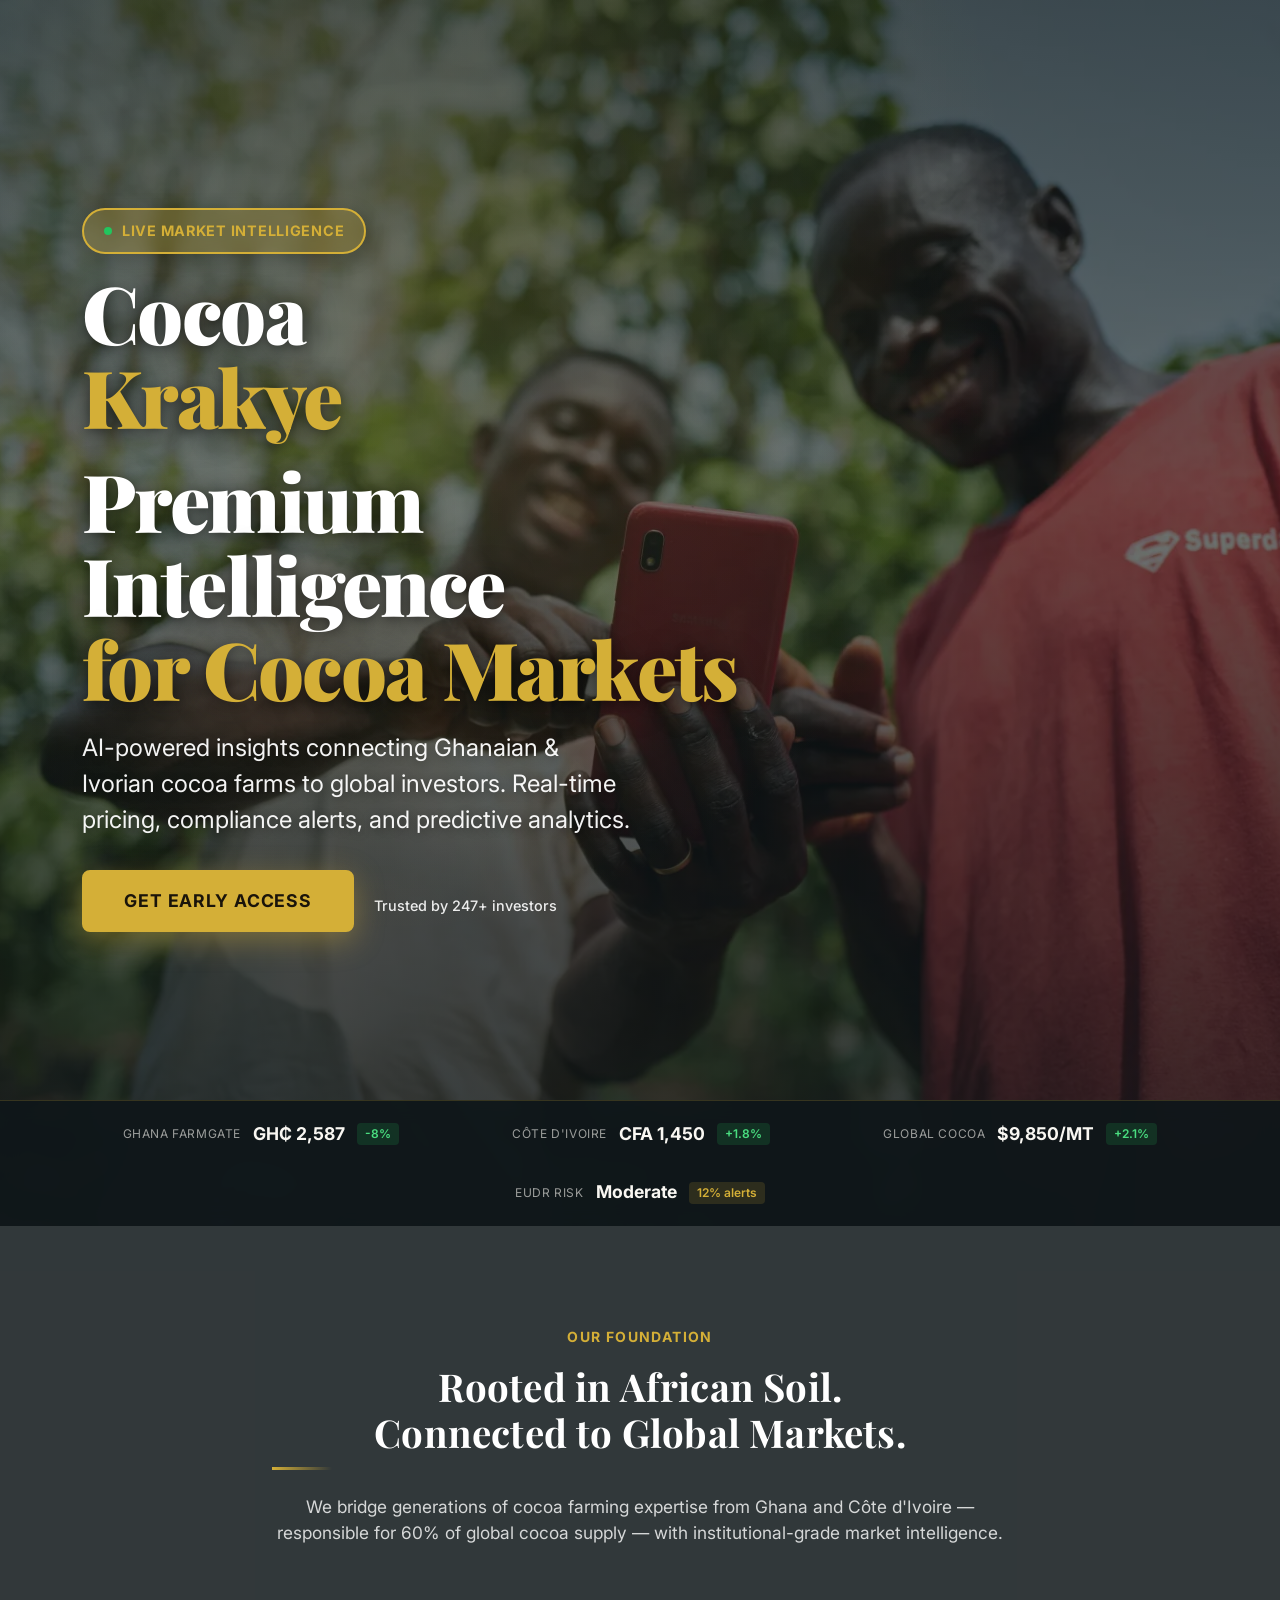
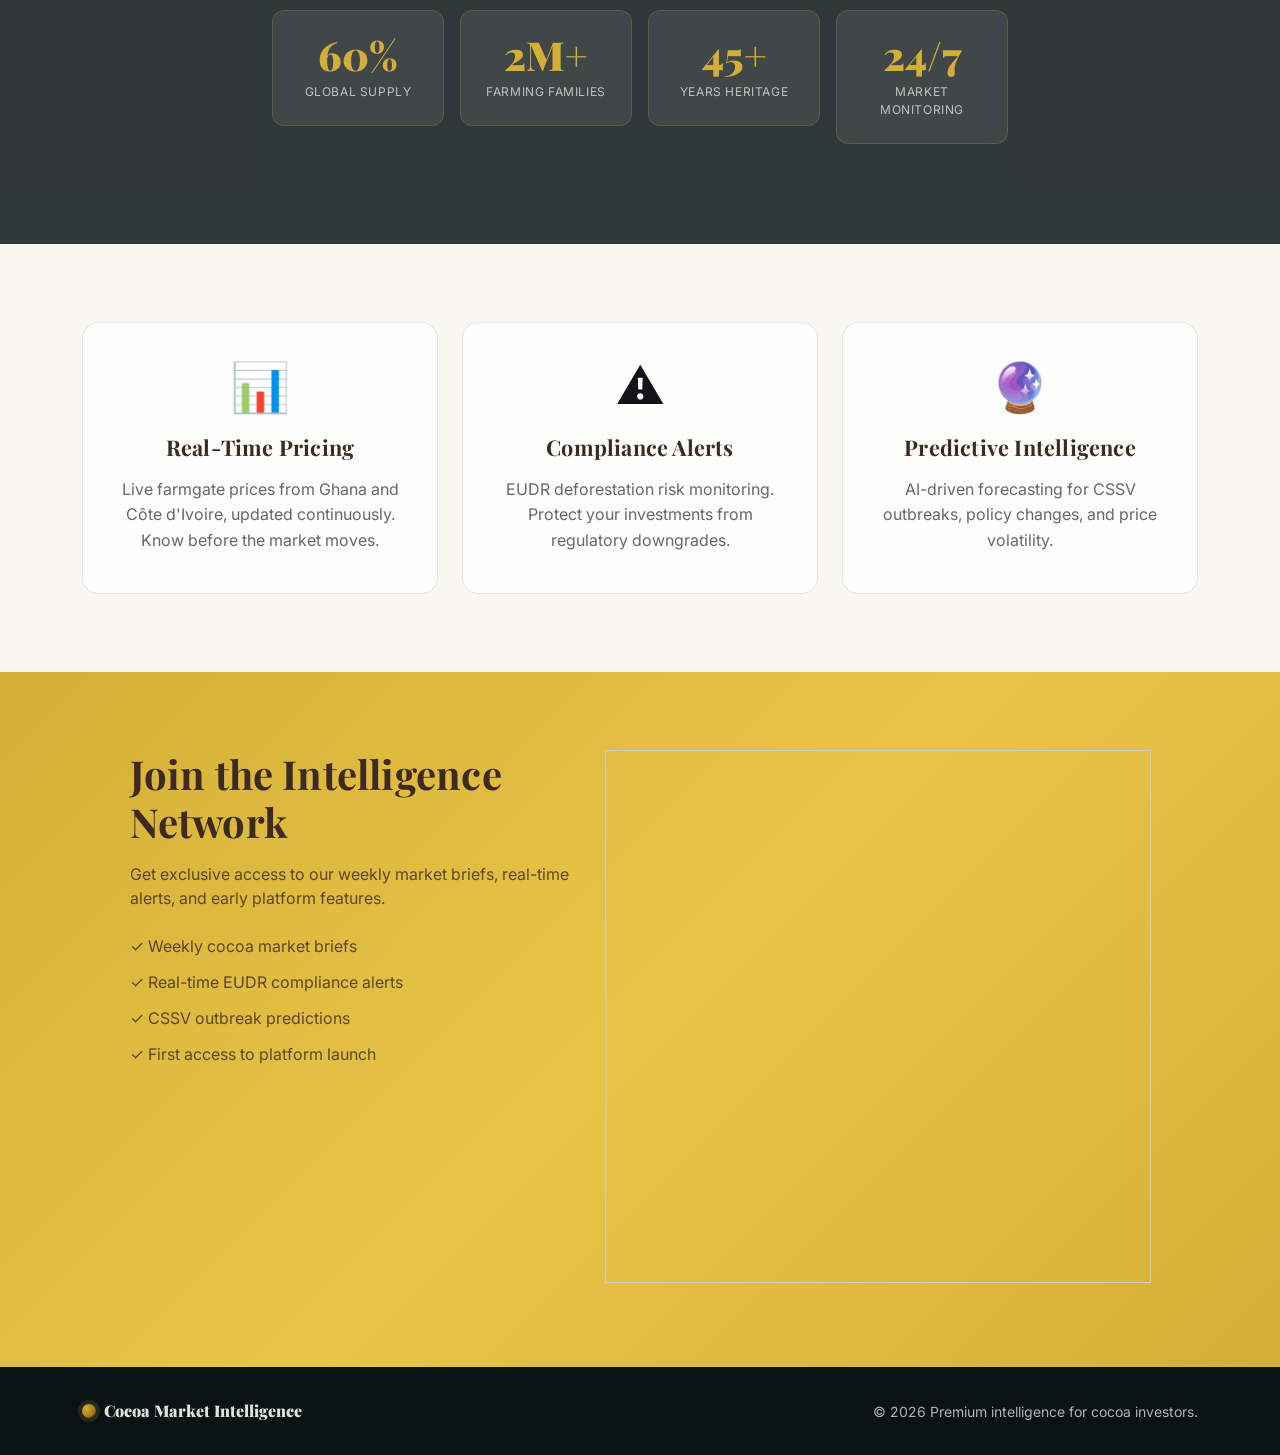
<file: index.html>
<!doctype html>
<html lang="en">
  <head>
    <meta charset="utf-8" />
    <meta name="viewport" content="width=device-width, initial-scale=1" />
    <title>Cocoa Krakye</title>
    <link rel="preconnect" href="https://fonts.googleapis.com" />
    <link rel="preconnect" href="https://fonts.gstatic.com" crossorigin />
    <link href="https://fonts.googleapis.com/css2?family=Playfair+Display:wght@600;700;900&family=Inter:wght@400;500;600;700&display=swap" rel="stylesheet" />

    <link href="https://cdn.jsdelivr.net/npm/bootstrap@5.3.3/dist/css/bootstrap.min.css" rel="stylesheet" integrity="sha384-QWTKZyjpPEjISv5WaRU9OFeRpok6YctnYmDr5pNlyT2bRjXh0JMhjY6hW+ALEwIH" crossorigin="anonymous" />
    <link rel="stylesheet" href="./styles.css" />

    <meta name="description" content="AI-driven cocoa market intelligence connecting African farming heritage with global markets. Premium insights for investors and exporters." />
    <meta name="theme-color" content="#3D2B1F" />
  </head>

  <body class="landing-page">
    <!-- Hero Section - Full Image Background -->
    <header class="hero-full" style="background-image: url('./assets/images/digital payments - sustainable cocoa farming.jpg.webp');">
      <div class="hero-full-overlay"></div>
      
      <div class="container hero-full-content">
        <div class="row align-items-end min-vh-100 pb-5">
          <div class="col-12 col-lg-8">
            <div class="hero-badge mb-3">

             


              <span class="live-dot"></span>
              Live Market Intelligence
            </div>
            
            <h1 class="hero-full-title">
              Cocoa<br/>
              <span class="text-gold">Krakye</span>
            </h1>
            
            <h1 class="hero-full-title">
              Premium Intelligence<br/>
              <span class="text-gold">for Cocoa Markets</span>
            </h1>
            
            <p class="hero-full-lead">
              AI-powered insights connecting Ghanaian & Ivorian cocoa farms to global investors. 
              Real-time pricing, compliance alerts, and predictive analytics.
            </p>

            <div class="hero-cta-group">
              <a href="#join" class="btn btn-gold btn-lg">Get Early Access</a>
              <div class="hero-trust">
                <span class="trust-badge">Trusted by 247+ investors</span>
              </div>
            </div>
          </div>
        </div>
      </div>

      <!-- Ticker Bar -->
      <div class="hero-ticker-bar">
        <div class="container">
          <div class="ticker-scroll">
            <div class="ticker-item">
              <span class="ticker-name">Ghana Farmgate</span>
              <span class="ticker-price">GH₵ 2,587</span>
              <span class="ticker-trend up">-8%</span>
            </div>
            <div class="ticker-item">
              <span class="ticker-name">Côte d'Ivoire</span>
              <span class="ticker-price">CFA 1,450</span>
              <span class="ticker-trend up">+1.8%</span>
            </div>
            <div class="ticker-item">
              <span class="ticker-name">Global Cocoa</span>
              <span class="ticker-price">$9,850/MT</span>
              <span class="ticker-trend up">+2.1%</span>
            </div>
            <div class="ticker-item">
              <span class="ticker-name">EUDR Risk</span>
              <span class="ticker-price">Moderate</span>
              <span class="ticker-trend neutral">12% alerts</span>
            </div>
          </div>
        </div>
      </div>
    </header>

    <main>
      <!-- Foundation Section - Image Background -->
      <section class="section section-dark" id="foundation" style="background-image: url('./assets/images/foundattt.jpg'); background-size: cover; background-position: center;">
        <div class="section-dark-overlay"></div>
        <div class="container position-relative">
          <div class="row justify-content-center">
            <div class="col-12 col-lg-8 text-center">
              <p class="eyebrow-gold mb-3">Our Foundation</p>
              <h2 class="section-title text-white mb-4">Rooted in African Soil.<br/>Connected to Global Markets.</h2>
              <p class="section-lead text-white-80 mb-5">
                We bridge generations of cocoa farming expertise from Ghana and Côte d'Ivoire — 
                responsible for 60% of global cocoa supply — with institutional-grade market intelligence.
              </p>
              
              <div class="foundation-stats row g-3 justify-content-center">
                <div class="col-6 col-md-3">
                  <div class="stat-box">
                    <div class="stat-box-number">60%</div>
                    <div class="stat-box-label">Global Supply</div>
                  </div>
                </div>
                <div class="col-6 col-md-3">
                  <div class="stat-box">
                    <div class="stat-box-number">2M+</div>
                    <div class="stat-box-label">Farming Families</div>
                  </div>
                </div>
                <div class="col-6 col-md-3">
                  <div class="stat-box">
                    <div class="stat-box-number">45+</div>
                    <div class="stat-box-label">Years Heritage</div>
                  </div>
                </div>
                <div class="col-6 col-md-3">
                  <div class="stat-box">
                    <div class="stat-box-number">24/7</div>
                    <div class="stat-box-label">Market Monitoring</div>
                  </div>
                </div>
              </div>
            </div>
          </div>
        </div>
      </section>

      <!-- Intelligence Cards -->
      <section class="section section-cream">
        <div class="container">
          <div class="row g-4">
            <div class="col-12 col-lg-4">
              <div class="intel-card h-100">
                <div class="intel-icon">📊</div>
                <h3 class="intel-title">Real-Time Pricing</h3>
                <p class="intel-text">Live farmgate prices from Ghana and Côte d'Ivoire, updated continuously. Know before the market moves.</p>
              </div>
            </div>
            <div class="col-12 col-lg-4">
              <div class="intel-card h-100">
                <div class="intel-icon">⚠️</div>
                <h3 class="intel-title">Compliance Alerts</h3>
                <p class="intel-text">EUDR deforestation risk monitoring. Protect your investments from regulatory downgrades.</p>
              </div>
            </div>
            <div class="col-12 col-lg-4">
              <div class="intel-card h-100">
                <div class="intel-icon">🔮</div>
                <h3 class="intel-title">Predictive Intelligence</h3>
                <p class="intel-text">AI-driven forecasting for CSSV outbreaks, policy changes, and price volatility.</p>
              </div>
            </div>
          </div>
        </div>
      </section>

      <!-- Waitlist Section -->
      <section class="section section-gold" id="join">
        <div class="container">
          <div class="row justify-content-center g-4">
            <div class="col-12 col-lg-5">
              <div class="join-content text-lg-start text-center">
                <h2 class="section-title-cocoa mb-3">Join the Intelligence Network</h2>
                <p class="text-cocoa-80 mb-4">
                  Get exclusive access to our weekly market briefs, real-time alerts, and early platform features.
                </p>
                <ul class="join-benefits list-unstyled">
                  <li>✓ Weekly cocoa market briefs</li>
                  <li>✓ Real-time EUDR compliance alerts</li>
                  <li>✓ CSSV outbreak predictions</li>
                  <li>✓ First access to platform launch</li>
                </ul>
              </div>
            </div>
            <div class="col-12 col-lg-6">
             <div class="airtable-embed-container mx-auto">
               <iframe class="airtable-embed" src="https://airtable.com/embed/appoCkh1m3HrTKNaz/page2agjRiZ3cdDlN/form" frameborder="0" onmousewheel="" width="100%" height="533" style="background: transparent; border: 1px solid #ccc;"></iframe>
             </div>
              </div>
            </div>
          </div>
        </div>
      </section>
    </main>

    <footer class="footer">
      <div class="container">
        <div class="row align-items-center g-3">
          <div class="col-12 col-md-6">
            <div class="footer-brand d-flex align-items-center gap-2">
              <span class="brand-mark" aria-hidden="true"></span>
              <span class="footer-title">Cocoa Market Intelligence</span>
            </div>
          </div>
          <div class="col-12 col-md-6 text-md-end">
            <p class="small text-cream-70 mb-0">
              © <span id="year"></span> Premium intelligence for cocoa investors.
            </p>
          </div>
        </div>
      </div>
    </footer>

    <script src="https://cdn.jsdelivr.net/npm/bootstrap@5.3.3/dist/js/bootstrap.bundle.min.js" integrity="sha384-YvpcrYf0tY3lHB60NNkmXc5s9fDVZLESaAA55NDzOxhy9GkcIdslK1eN7N6jIeHz" crossorigin="anonymous"></script>
    <script src="./script.js"></script>
  </body>
</html>
</file>
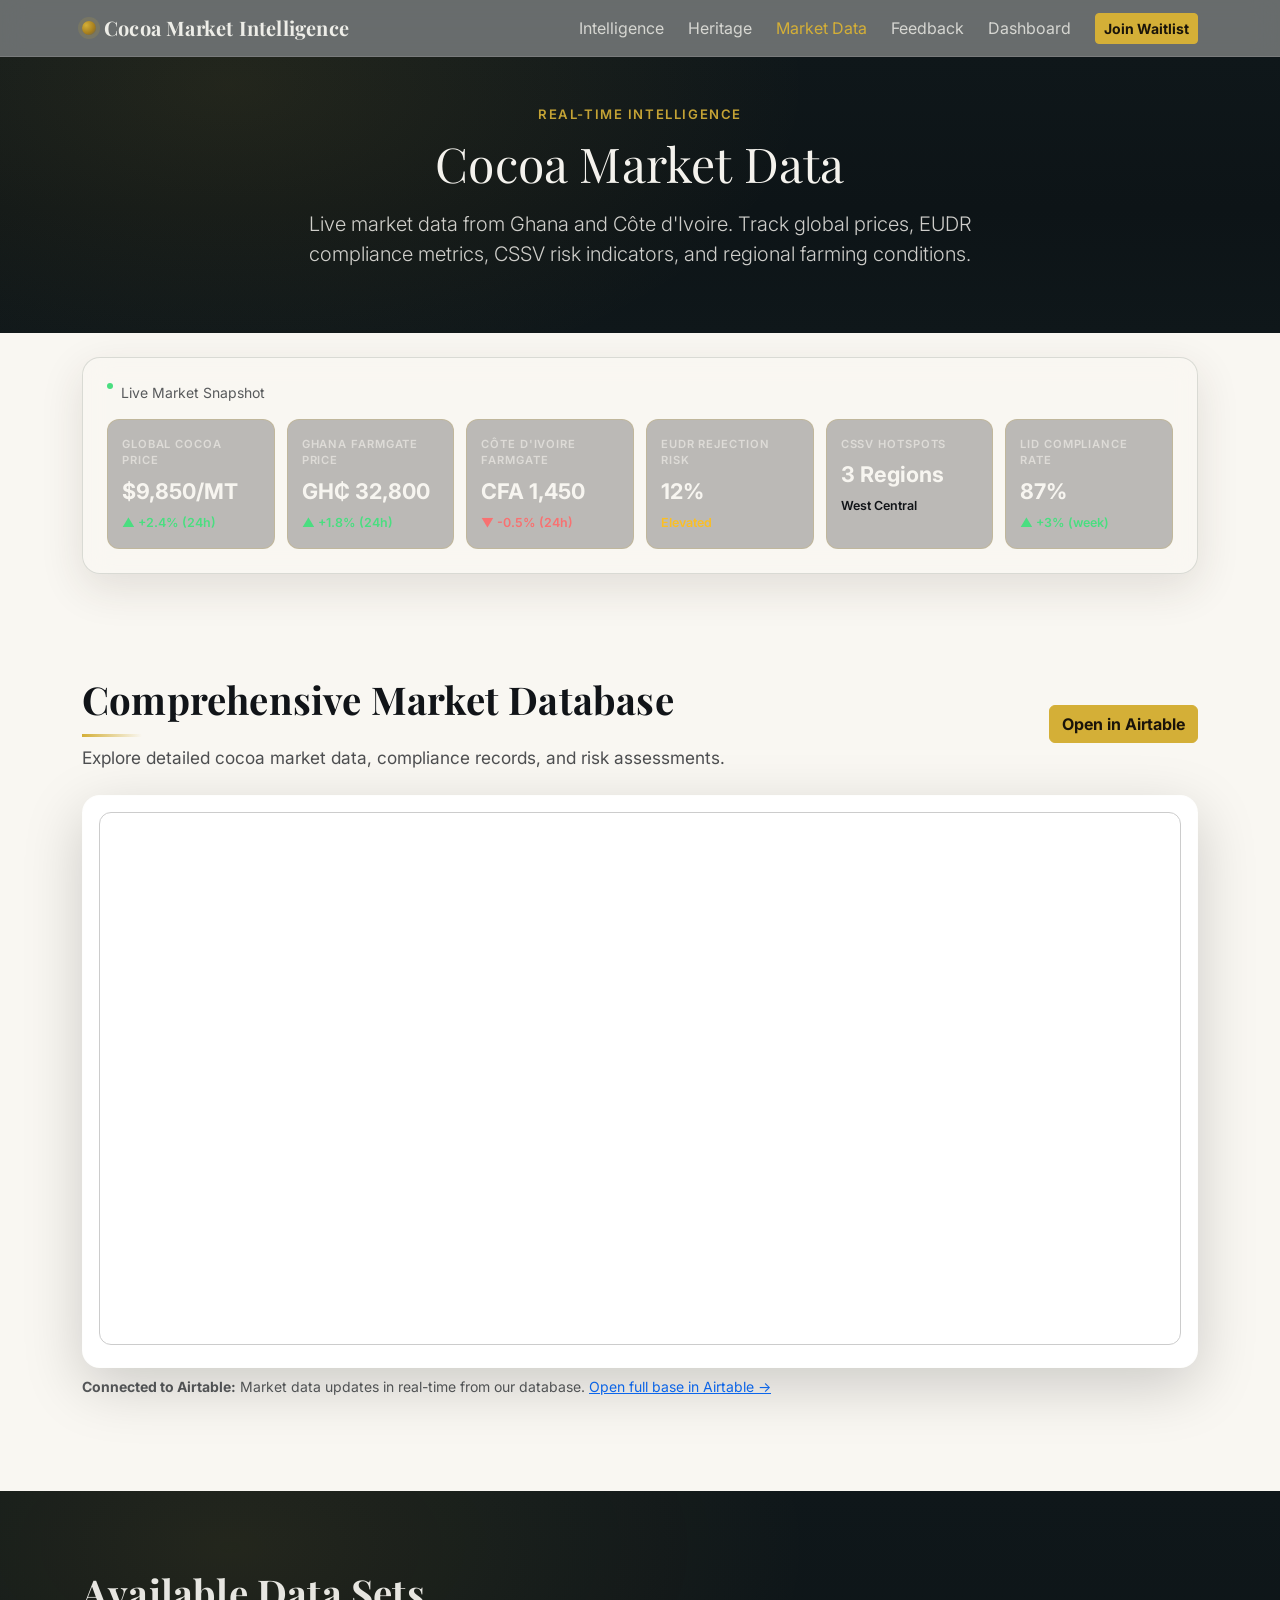
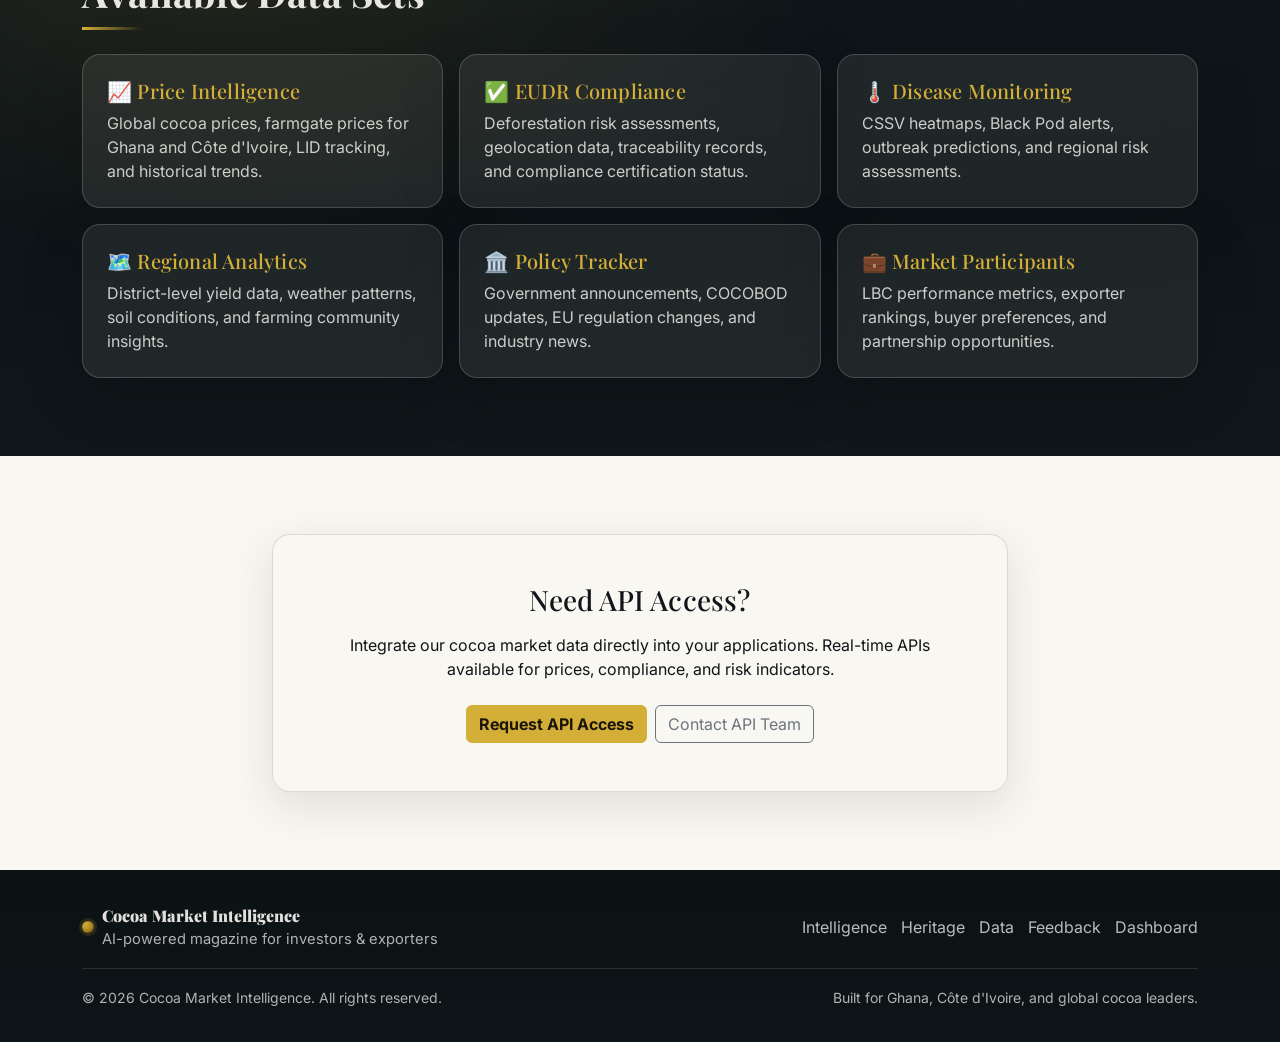
<file: data.html>
<!doctype html>
<html lang="en">
  <head>
    <meta charset="utf-8" />
    <meta name="viewport" content="width=device-width, initial-scale=1" />
    <title>Market Data — Cocoa Market Intelligence</title>

    <link rel="preconnect" href="https://fonts.googleapis.com" />
    <link rel="preconnect" href="https://fonts.gstatic.com" crossorigin />
    <link href="https://fonts.googleapis.com/css2?family=Playfair+Display:wght@600;700;900&family=Inter:wght@400;500;600;700&display=swap" rel="stylesheet" />

    <link href="https://cdn.jsdelivr.net/npm/bootstrap@5.3.3/dist/css/bootstrap.min.css" rel="stylesheet" integrity="sha384-QWTKZyjpPEjISv5WaRU9OFeRpok6YctnYmDr5pNlyT2bRjXh0JMhjY6hW+ALEwIH" crossorigin="anonymous" />
    <link rel="stylesheet" href="./styles.css" />

    <meta name="description" content="Live cocoa market data from Ghana and Côte d'Ivoire. Track prices, compliance alerts, and disease risk indicators." />
    <meta name="theme-color" content="#3D2B1F" />
  </head>

  <body>
    <a class="skip-link" href="#main">Skip to content</a>

    <!-- Navigation -->
    <nav class="navbar navbar-expand-lg sticky-top cocoa-nav" aria-label="Primary navigation">
      <div class="container">
        <a class="navbar-brand d-flex align-items-center gap-2" href="./index.html">
          <span class="brand-mark" aria-hidden="true"></span>
          <span class="brand-name">Cocoa Market Intelligence</span>
        </a>

        <button class="navbar-toggler" type="button" data-bs-toggle="collapse" data-bs-target="#nav" aria-controls="nav" aria-expanded="false" aria-label="Toggle navigation">
          <span class="navbar-toggler-icon"></span>
        </button>

        <div class="collapse navbar-collapse" id="nav">
          <ul class="navbar-nav ms-auto align-items-lg-center gap-lg-2">
            <li class="nav-item"><a class="nav-link" href="./index.html#intelligence">Intelligence</a></li>
            <li class="nav-item"><a class="nav-link" href="./index.html#heritage">Heritage</a></li>
            <li class="nav-item"><a class="nav-link active" href="./data.html">Market Data</a></li>
            <li class="nav-item"><a class="nav-link" href="./feedback.html">Feedback</a></li>
            <li class="nav-item"><a class="nav-link" href="./dashboard.html">Dashboard</a></li>
            <li class="nav-item"><a class="btn btn-sm btn-gold ms-lg-2" href="./index.html#waitlist">Join Waitlist</a></li>
          </ul>
        </div>
      </div>
    </nav>

    <main id="main">
      <!-- Hero Section -->
      <section class="section section-slate py-5">
        <div class="container">
          <div class="row justify-content-center">
            <div class="col-12 col-lg-8 text-center">
              <p class="eyebrow">Real-Time Intelligence</p>
              <h1 class="display-5 hero-title mb-3">Cocoa Market Data</h1>
              <p class="lead hero-lead">
                Live market data from Ghana and Côte d'Ivoire. Track global prices, EUDR compliance metrics, CSSV risk indicators, and regional farming conditions.
              </p>
            </div>
          </div>
        </div>
      </section>

      <!-- Live Market Ticker -->
      <section class="section section-cream py-4">
        <div class="container">
          <div class="glass glass--light p-4">
            <div class="d-flex align-items-center gap-2 mb-3">
              <div class="live-indicator"></div>
              <span class="small text-muted">Live Market Snapshot</span>
            </div>
            <div class="ticker-grid">
              <div class="ticker-card">
                <div class="ticker-label">Global Cocoa Price</div>
                <div class="ticker-value">$9,850/MT</div>
                <div class="ticker-delta ticker-up">▲ +2.4% (24h)</div>
              </div>
              <div class="ticker-card">
                <div class="ticker-label">Ghana Farmgate Price</div>
                <div class="ticker-value">GH₵ 32,800</div>
                <div class="ticker-delta ticker-up">▲ +1.8% (24h)</div>
              </div>
              <div class="ticker-card">
                <div class="ticker-label">Côte d'Ivoire Farmgate</div>
                <div class="ticker-value">CFA 1,450</div>
                <div class="ticker-delta ticker-down">▼ -0.5% (24h)</div>
              </div>
              <div class="ticker-card">
                <div class="ticker-label">EUDR Rejection Risk</div>
                <div class="ticker-value">12%</div>
                <div class="ticker-delta ticker-elevated">Elevated</div>
              </div>
              <div class="ticker-card">
                <div class="ticker-label">CSSV Hotspots</div>
                <div class="ticker-value">3 Regions</div>
                <div class="ticker-delta">West Central</div>
              </div>
              <div class="ticker-card">
                <div class="ticker-label">LID Compliance Rate</div>
                <div class="ticker-value">87%</div>
                <div class="ticker-delta ticker-up">▲ +3% (week)</div>
              </div>
            </div>
          </div>
        </div>
      </section>

      <!-- Airtable Embed Section -->
      <section class="section section-cream">
        <div class="container">
          <div class="row g-4">
            <div class="col-12">
              <div class="d-flex flex-column flex-md-row justify-content-between align-items-start align-items-md-center gap-3 mb-4">
                <div>
                  <h2 class="section-title mb-2">Comprehensive Market Database</h2>
                  <p class="section-lead mb-0">Explore detailed cocoa market data, compliance records, and risk assessments.</p>
                </div>
                <a href="https://airtable.com/invite/l?inviteId=invcggmwzU0neaGrq&inviteToken=83a338370c37c8475dfbe8ff464702db16ce2577091115f1fd35457a1975606e" target="_blank" rel="noopener" class="btn btn-gold">
                  Open in Airtable
                </a>
              </div>
            </div>
          </div>

          <!-- Airtable Embed -->
          <div class="row">
            <div class="col-12">
              <div class="glass p-3" style="background: white;">
                <iframe 
                  class="airtable-embed" 
                  src="https://airtable.com/embed/app7egEuCwS51923u/shrtnrJmToG4FktsU?layout=card" 
                  frameborder="0" 
                  onmousewheel="" 
                  width="100%" 
                  height="533" 
                  style="background: transparent; border: 1px solid #ccc; border-radius: 12px;"
                  title="Cocoa Market Data - Airtable Base"
                ></iframe>
              </div>
              <p class="small text-muted mt-2">
                <strong>Connected to Airtable:</strong> Market data updates in real-time from our database.
                <a href="https://airtable.com/invite/l?inviteId=invcggmwzU0neaGrq&inviteToken=83a338370c37c8475dfbe8ff464702db16ce2577091115f1fd35457a1975606e" target="_blank" rel="noopener">
                  Open full base in Airtable →
                </a>
              </p>
            </div>
          </div>

          <!-- Setup Instructions -->
          <div class="collapse mt-4" id="airtable-setup">
            <div class="glass glass--light p-4">
              <h3 class="h5 mb-3">How to Set Up Your Airtable Integration</h3>
              <ol class="mb-0">
                <li class="mb-2">Open your Airtable base and click <strong>Share</strong> in the top right</li>
                <li class="mb-2">Enable <strong>"Create a shareable grid view link"</strong></li>
                <li class="mb-2">Copy the embed code or share URL</li>
                <li class="mb-2">Replace the <code>src</code> URL in the iframe above with your share link</li>
                <li class="mb-2">Format should be: <code>https://airtable.com/embed/appXXXXXX/shrXXXXXX</code></li>
              </ol>
            </div>
          </div>
        </div>
      </section>

      <!-- Data Categories -->
      <section class="section section-slate">
        <div class="container">
          <h2 class="section-title text-cream mb-4">Available Data Sets</h2>
          <div class="row g-3">
            <div class="col-12 col-md-6 col-lg-4">
              <div class="glass p-4 h-100">
                <h3 class="h5 mb-2" style="color: var(--gold);">📈 Price Intelligence</h3>
                <p class="mb-0 text-cream-80">Global cocoa prices, farmgate prices for Ghana and Côte d'Ivoire, LID tracking, and historical trends.</p>
              </div>
            </div>
            <div class="col-12 col-md-6 col-lg-4">
              <div class="glass p-4 h-100">
                <h3 class="h5 mb-2" style="color: var(--gold);">✅ EUDR Compliance</h3>
                <p class="mb-0 text-cream-80">Deforestation risk assessments, geolocation data, traceability records, and compliance certification status.</p>
              </div>
            </div>
            <div class="col-12 col-md-6 col-lg-4">
              <div class="glass p-4 h-100">
                <h3 class="h5 mb-2" style="color: var(--gold);">🌡️ Disease Monitoring</h3>
                <p class="mb-0 text-cream-80">CSSV heatmaps, Black Pod alerts, outbreak predictions, and regional risk assessments.</p>
              </div>
            </div>
            <div class="col-12 col-md-6 col-lg-4">
              <div class="glass p-4 h-100">
                <h3 class="h5 mb-2" style="color: var(--gold);">🗺️ Regional Analytics</h3>
                <p class="mb-0 text-cream-80">District-level yield data, weather patterns, soil conditions, and farming community insights.</p>
              </div>
            </div>
            <div class="col-12 col-md-6 col-lg-4">
              <div class="glass p-4 h-100">
                <h3 class="h5 mb-2" style="color: var(--gold);">🏛️ Policy Tracker</h3>
                <p class="mb-0 text-cream-80">Government announcements, COCOBOD updates, EU regulation changes, and industry news.</p>
              </div>
            </div>
            <div class="col-12 col-md-6 col-lg-4">
              <div class="glass p-4 h-100">
                <h3 class="h5 mb-2" style="color: var(--gold);">💼 Market Participants</h3>
                <p class="mb-0 text-cream-80">LBC performance metrics, exporter rankings, buyer preferences, and partnership opportunities.</p>
              </div>
            </div>
          </div>
        </div>
      </section>

      <!-- Data API Info -->
      <section class="section section-cream">
        <div class="container">
          <div class="row justify-content-center">
            <div class="col-12 col-lg-8">
              <div class="glass glass--light p-4 p-md-5 text-center">
                <h2 class="h3 mb-3" style="font-family: 'Playfair Display', serif;">Need API Access?</h2>
                <p class="mb-4">
                  Integrate our cocoa market data directly into your applications. Real-time APIs available for prices, compliance, and risk indicators.
                </p>
                <div class="d-flex flex-column flex-sm-row gap-2 justify-content-center">
                  <a href="./index.html#waitlist" class="btn btn-gold">Request API Access</a>
                  <a href="mailto:api@cocoamarketintel.com" class="btn btn-outline-secondary">Contact API Team</a>
                </div>
              </div>
            </div>
          </div>
        </div>
      </section>
    </main>

    <footer class="footer">
      <div class="container">
        <div class="row g-3 align-items-center">
          <div class="col-12 col-lg-7">
            <div class="footer-brand d-flex align-items-center gap-2">
              <span class="brand-mark brand-mark--sm" aria-hidden="true"></span>
              <div>
                <div class="footer-title">Cocoa Market Intelligence</div>
                <div class="footer-subtitle">AI-powered magazine for investors & exporters</div>
              </div>
            </div>
          </div>
          <div class="col-12 col-lg-5">
            <div class="footer-links">
              <a href="./index.html#intelligence">Intelligence</a>
              <a href="./index.html#heritage">Heritage</a>
              <a href="./data.html">Data</a>
              <a href="./feedback.html">Feedback</a>
              <a href="./dashboard.html">Dashboard</a>
            </div>
          </div>
        </div>

        <div class="footer-rule"></div>
        <div class="d-flex flex-column flex-md-row justify-content-between gap-2 small text-cream-70">
          <div>© <span id="year"></span> Cocoa Market Intelligence. All rights reserved.</div>
          <div>Built for Ghana, Côte d'Ivoire, and global cocoa leaders.</div>
        </div>
      </div>
    </footer>

    <script src="https://cdn.jsdelivr.net/npm/bootstrap@5.3.3/dist/js/bootstrap.bundle.min.js" integrity="sha384-YvpcrYf0tY3lHB60NNkmXc5s9fDVZLESaAA55NDzOxhy9GkcIdslK1eN7N6jIeHz" crossorigin="anonymous"></script>
    <script src="./script.js"></script>
  </body>
</html>
</file>
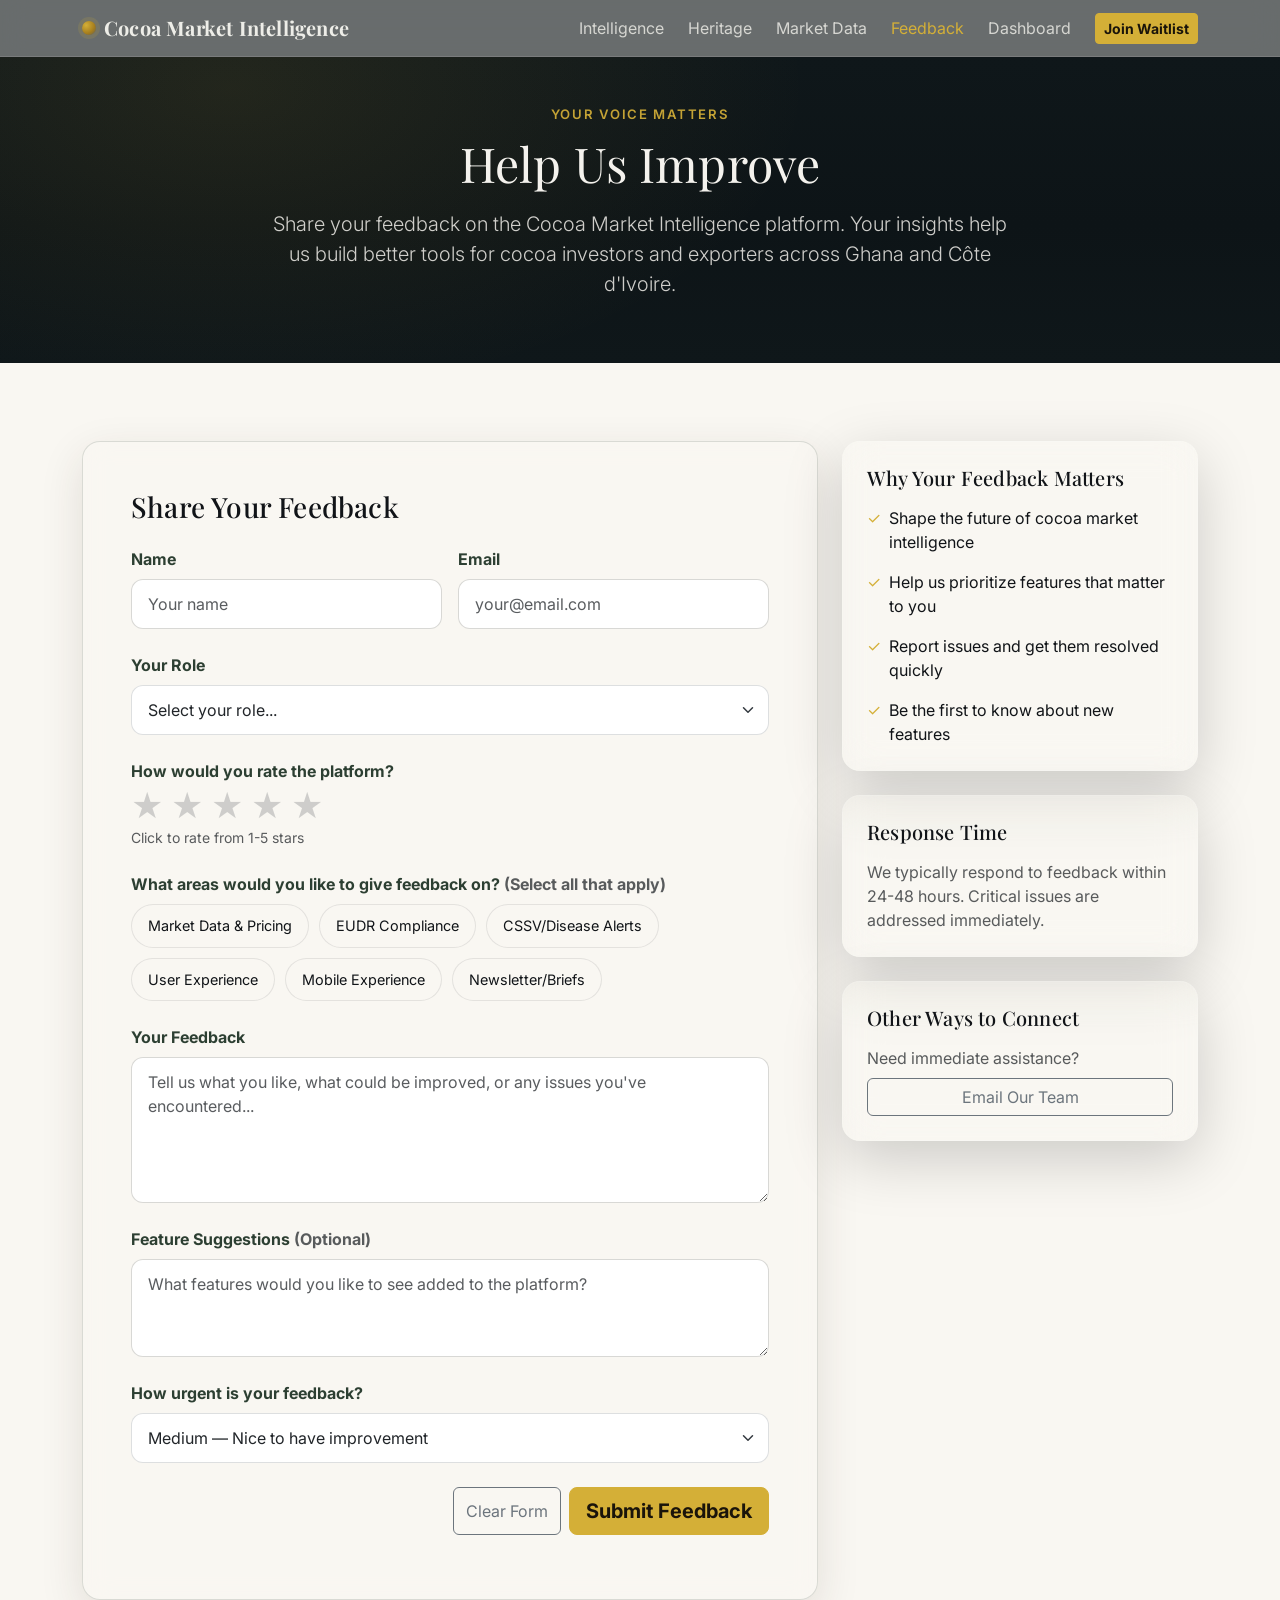
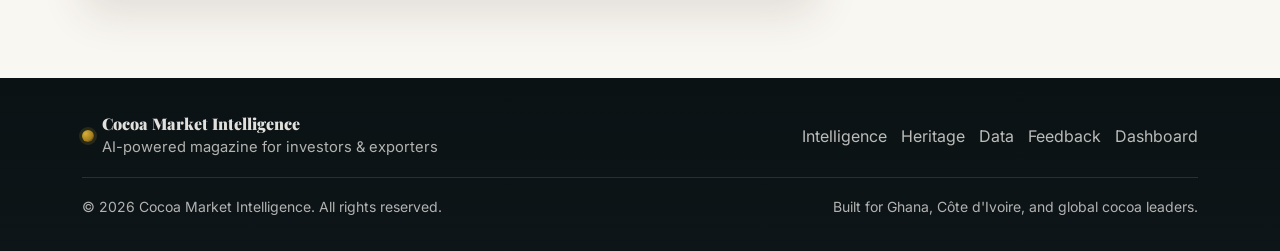
<file: feedback.html>
<!doctype html>
<html lang="en">
  <head>
    <meta charset="utf-8" />
    <meta name="viewport" content="width=device-width, initial-scale=1" />
    <title>Feedback — Cocoa Market Intelligence</title>

    <link rel="preconnect" href="https://fonts.googleapis.com" />
    <link rel="preconnect" href="https://fonts.gstatic.com" crossorigin />
    <link href="https://fonts.googleapis.com/css2?family=Playfair+Display:wght@600;700;900&family=Inter:wght@400;500;600;700&display=swap" rel="stylesheet" />

    <link href="https://cdn.jsdelivr.net/npm/bootstrap@5.3.3/dist/css/bootstrap.min.css" rel="stylesheet" integrity="sha384-QWTKZyjpPEjISv5WaRU9OFeRpok6YctnYmDr5pNlyT2bRjXh0JMhjY6hW+ALEwIH" crossorigin="anonymous" />
    <link rel="stylesheet" href="./styles.css" />

    <meta name="description" content="Share your feedback on the Cocoa Market Intelligence platform. Help us improve our AI-powered market insights." />
    <meta name="theme-color" content="#3D2B1F" />
  </head>

  <body>
    <a class="skip-link" href="#main">Skip to content</a>

    <!-- Navigation -->
    <nav class="navbar navbar-expand-lg sticky-top cocoa-nav" aria-label="Primary navigation">
      <div class="container">
        <a class="navbar-brand d-flex align-items-center gap-2" href="./index.html">
          <span class="brand-mark" aria-hidden="true"></span>
          <span class="brand-name">Cocoa Market Intelligence</span>
        </a>

        <button class="navbar-toggler" type="button" data-bs-toggle="collapse" data-bs-target="#nav" aria-controls="nav" aria-expanded="false" aria-label="Toggle navigation">
          <span class="navbar-toggler-icon"></span>
        </button>

        <div class="collapse navbar-collapse" id="nav">
          <ul class="navbar-nav ms-auto align-items-lg-center gap-lg-2">
            <li class="nav-item"><a class="nav-link" href="./index.html#intelligence">Intelligence</a></li>
            <li class="nav-item"><a class="nav-link" href="./index.html#heritage">Heritage</a></li>
            <li class="nav-item"><a class="nav-link" href="./data.html">Market Data</a></li>
            <li class="nav-item"><a class="nav-link active" href="./feedback.html">Feedback</a></li>
            <li class="nav-item"><a class="nav-link" href="./dashboard.html">Dashboard</a></li>
            <li class="nav-item"><a class="btn btn-sm btn-gold ms-lg-2" href="./index.html#waitlist">Join Waitlist</a></li>
          </ul>
        </div>
      </div>
    </nav>

    <main id="main">
      <!-- Hero Section -->
      <section class="section section-slate py-5">
        <div class="container">
          <div class="row justify-content-center">
            <div class="col-12 col-lg-8 text-center">
              <p class="eyebrow">Your Voice Matters</p>
              <h1 class="display-5 hero-title mb-3">Help Us Improve</h1>
              <p class="lead hero-lead">
                Share your feedback on the Cocoa Market Intelligence platform. Your insights help us build better tools for cocoa investors and exporters across Ghana and Côte d'Ivoire.
              </p>
            </div>
          </div>
        </div>
      </section>

      <!-- Feedback Form Section -->
      <section class="section section-cream">
        <div class="container">
          <div class="row g-4">
            <!-- Feedback Form -->
            <div class="col-12 col-lg-8">
              <div class="glass glass--light p-4 p-md-5">
                <h2 class="h3 mb-4" style="font-family: 'Playfair Display', serif;">Share Your Feedback</h2>
                
                <form id="feedbackForm" class="feedback-form" novalidate>
                  <!-- User Info -->
                  <div class="row g-3 mb-4">
                    <div class="col-12 col-md-6">
                      <label class="form-label" for="feedbackName">Name</label>
                      <input class="form-control" id="feedbackName" name="name" type="text" placeholder="Your name" required />
                      <div class="invalid-feedback">Please enter your name.</div>
                    </div>
                    <div class="col-12 col-md-6">
                      <label class="form-label" for="feedbackEmail">Email</label>
                      <input class="form-control" id="feedbackEmail" name="email" type="email" placeholder="your@email.com" required />
                      <div class="invalid-feedback">Please enter a valid email.</div>
                    </div>
                  </div>

                  <!-- Role -->
                  <div class="mb-4">
                    <label class="form-label" for="feedbackRole">Your Role</label>
                    <select class="form-select" id="feedbackRole" name="role" required>
                      <option value="" disabled selected>Select your role...</option>
                      <option value="Remote Farm Owner">Remote Farm Owner</option>
                      <option value="Investor">Investor</option>
                      <option value="Exporter">Exporter</option>
                      <option value="Analyst">Analyst</option>
                      <option value="LBC Representative">LBC Representative</option>
                      <option value="Other">Other</option>
                    </select>
                    <div class="invalid-feedback">Please select your role.</div>
                  </div>

                  <!-- Platform Rating -->
                  <div class="mb-4">
                    <label class="form-label d-block">How would you rate the platform?</label>
                    <div class="rating-stars" id="platformRating">
                      <button type="button" class="star-btn" data-rating="1" aria-label="1 star">★</button>
                      <button type="button" class="star-btn" data-rating="2" aria-label="2 stars">★</button>
                      <button type="button" class="star-btn" data-rating="3" aria-label="3 stars">★</button>
                      <button type="button" class="star-btn" data-rating="4" aria-label="4 stars">★</button>
                      <button type="button" class="star-btn" data-rating="5" aria-label="5 stars">★</button>
                    </div>
                    <input type="hidden" id="ratingValue" name="rating" value="0" required />
                    <div class="invalid-feedback">Please provide a rating.</div>
                    <small class="text-muted mt-1 d-block">Click to rate from 1-5 stars</small>
                  </div>

                  <!-- Feedback Categories -->
                  <div class="mb-4">
                    <label class="form-label">What areas would you like to give feedback on? <span class="text-muted">(Select all that apply)</span></label>
                    <div class="feedback-categories">
                      <label class="category-checkbox">
                        <input type="checkbox" name="categories" value="Market Data" />
                        <span>Market Data & Pricing</span>
                      </label>
                      <label class="category-checkbox">
                        <input type="checkbox" name="categories" value="EUDR Compliance" />
                        <span>EUDR Compliance</span>
                      </label>
                      <label class="category-checkbox">
                        <input type="checkbox" name="categories" value="CSSV Alerts" />
                        <span>CSSV/Disease Alerts</span>
                      </label>
                      <label class="category-checkbox">
                        <input type="checkbox" name="categories" value="User Experience" />
                        <span>User Experience</span>
                      </label>
                      <label class="category-checkbox">
                        <input type="checkbox" name="categories" value="Mobile App" />
                        <span>Mobile Experience</span>
                      </label>
                      <label class="category-checkbox">
                        <input type="checkbox" name="categories" value="Newsletter" />
                        <span>Newsletter/Briefs</span>
                      </label>
                    </div>
                  </div>

                  <!-- Detailed Feedback -->
                  <div class="mb-4">
                    <label class="form-label" for="feedbackText">Your Feedback</label>
                    <textarea class="form-control" id="feedbackText" name="feedback" rows="5" placeholder="Tell us what you like, what could be improved, or any issues you've encountered..." required></textarea>
                    <div class="invalid-feedback">Please share your feedback.</div>
                  </div>

                  <!-- Feature Suggestions -->
                  <div class="mb-4">
                    <label class="form-label" for="featureSuggestions">Feature Suggestions <span class="text-muted">(Optional)</span></label>
                    <textarea class="form-control" id="featureSuggestions" name="features" rows="3" placeholder="What features would you like to see added to the platform?"></textarea>
                  </div>

                  <!-- Priority Level -->
                  <div class="mb-4">
                    <label class="form-label" for="priorityLevel">How urgent is your feedback?</label>
                    <select class="form-select" id="priorityLevel" name="priority">
                      <option value="Low">Low — General suggestion</option>
                      <option value="Medium" selected>Medium — Nice to have improvement</option>
                      <option value="High">High — Significant issue</option>
                      <option value="Critical">Critical — Blocking my usage</option>
                    </select>
                  </div>

                  <!-- Submit -->
                  <div class="d-grid gap-2 d-md-flex justify-content-md-end">
                    <button type="reset" class="btn btn-outline-secondary">Clear Form</button>
                    <button type="submit" class="btn btn-gold btn-lg">
                      <span class="submit-text">Submit Feedback</span>
                      <span class="spinner-border spinner-border-sm d-none" role="status" aria-hidden="true"></span>
                    </button>
                  </div>

                  <!-- Status Message -->
                  <div id="feedbackStatus" class="form-status mt-3" role="status" aria-live="polite"></div>
                </form>
              </div>
            </div>

            <!-- Sidebar Info -->
            <div class="col-12 col-lg-4">
              <div class="glass p-4 mb-4">
                <h3 class="h5 mb-3" style="font-family: 'Playfair Display', serif;">Why Your Feedback Matters</h3>
                <ul class="list-unstyled mb-0">
                  <li class="mb-3 d-flex gap-2">
                    <span style="color: var(--gold);">✓</span>
                    <span>Shape the future of cocoa market intelligence</span>
                  </li>
                  <li class="mb-3 d-flex gap-2">
                    <span style="color: var(--gold);">✓</span>
                    <span>Help us prioritize features that matter to you</span>
                  </li>
                  <li class="mb-3 d-flex gap-2">
                    <span style="color: var(--gold);">✓</span>
                    <span>Report issues and get them resolved quickly</span>
                  </li>
                  <li class="d-flex gap-2">
                    <span style="color: var(--gold);">✓</span>
                    <span>Be the first to know about new features</span>
                  </li>
                </ul>
              </div>

              <div class="glass p-4 mb-4">
                <h3 class="h5 mb-3" style="font-family: 'Playfair Display', serif;">Response Time</h3>
                <p class="mb-0 text-muted">
                  We typically respond to feedback within 24-48 hours. Critical issues are addressed immediately.
                </p>
              </div>

              <div class="glass p-4">
                <h3 class="h5 mb-3" style="font-family: 'Playfair Display', serif;">Other Ways to Connect</h3>
                <p class="mb-2 text-muted">Need immediate assistance?</p>
                <a href="mailto:team@cocoamarketintel.com" class="btn btn-outline-secondary w-100">
                  Email Our Team
                </a>
              </div>
            </div>
          </div>
        </div>
      </section>
    </main>

    <footer class="footer">
      <div class="container">
        <div class="row g-3 align-items-center">
          <div class="col-12 col-lg-7">
            <div class="footer-brand d-flex align-items-center gap-2">
              <span class="brand-mark brand-mark--sm" aria-hidden="true"></span>
              <div>
                <div class="footer-title">Cocoa Market Intelligence</div>
                <div class="footer-subtitle">AI-powered magazine for investors & exporters</div>
              </div>
            </div>
          </div>
          <div class="col-12 col-lg-5">
            <div class="footer-links">
              <a href="./index.html#intelligence">Intelligence</a>
              <a href="./index.html#heritage">Heritage</a>
              <a href="./data.html">Data</a>
              <a href="./feedback.html">Feedback</a>
              <a href="./dashboard.html">Dashboard</a>
            </div>
          </div>
        </div>

        <div class="footer-rule"></div>
        <div class="d-flex flex-column flex-md-row justify-content-between gap-2 small text-cream-70">
          <div>© <span id="year"></span> Cocoa Market Intelligence. All rights reserved.</div>
          <div>Built for Ghana, Côte d'Ivoire, and global cocoa leaders.</div>
        </div>
      </div>
    </footer>

    <script src="https://cdn.jsdelivr.net/npm/bootstrap@5.3.3/dist/js/bootstrap.bundle.min.js" integrity="sha384-YvpcrYf0tY3lHB60NNkmXc5s9fDVZLESaAA55NDzOxhy9GkcIdslK1eN7N6jIeHz" crossorigin="anonymous"></script>
    <script src="./script.js"></script>
  </body>
</html>
</file>
<file: styles.css>
:root{
  --cocoa:#3D2B1F;
  --forest:#1B3022;
  --gold:#D4AF37;
  --cream:#F9F7F2;
  --slate:#1f2a2e;
  --slate2:#0f171a;
  --ink:#111418;

  --radius: 18px;
  --shadow: 0 18px 60px rgba(0,0,0,.18);
  --glass: rgba(249, 247, 242, .08);
  --glass-border: rgba(249, 247, 242, .18);
}

html{
  scroll-behavior:smooth;
}

body{
  font-family: Inter, system-ui, -apple-system, Segoe UI, Roboto, Arial, sans-serif;
  color: var(--ink);
  background: var(--cream);
}

h1,h2,h3,.brand-name{
  font-family: "Playfair Display", Georgia, "Times New Roman", serif;
  letter-spacing: .2px;
}

.skip-link{
  position:absolute;
  left:-999px;
  top:0;
  z-index:9999;
  background: var(--gold);
  color:#1a140a;
  padding:10px 14px;
  border-radius: 10px;
  text-decoration:none;
}
.skip-link:focus{ left:10px; top:10px; }

/* Navbar */
.cocoa-nav{
  background: rgba(15, 23, 26, .62);
  backdrop-filter: blur(14px);
  border-bottom: 1px solid rgba(249,247,242,.12);
}
.cocoa-nav .navbar-brand,
.cocoa-nav .nav-link{
  color: rgba(249,247,242,.92);
}
.cocoa-nav .nav-link{ opacity:.82; }
.cocoa-nav .nav-link:hover{ opacity:1; }
.cocoa-nav .nav-link.active{ opacity:1; color: var(--gold); }

.brand-mark{
  width: 14px;
  height: 14px;
  border-radius: 50%;
  background: radial-gradient(circle at 30% 30%, var(--gold), #a57d1d 60%, rgba(0,0,0,.15) 100%);
  box-shadow: 0 0 0 4px rgba(212,175,55,.14);
}
.brand-mark--sm{ width: 12px; height: 12px; box-shadow: 0 0 0 3px rgba(212,175,55,.14); }
.brand-name{ font-weight:700; }

.btn-gold{
  background: var(--gold);
  border-color: var(--gold);
  color: #1a140a;
  font-weight: 700;
  transition: all 0.3s cubic-bezier(0.4, 0, 0.2, 1);
  position: relative;
  overflow: hidden;
}
.btn-gold::before{
  content: '';
  position: absolute;
  top: 0;
  left: -100%;
  width: 100%;
  height: 100%;
  background: linear-gradient(90deg, transparent, rgba(255,255,255,.3), transparent);
  transition: left 0.5s;
}
.btn-gold:hover{
  background: #e4c04a;
  border-color: #e4c04a;
  color:#1a140a;
  transform: translateY(-2px);
  box-shadow: 0 8px 25px rgba(212,175,55,.35);
}
.btn-gold:hover::before{
  left: 100%;
}
.btn-gold:active{
  transform: translateY(0);
}

.btn-outline-cream{
  border: 1px solid rgba(249,247,242,.55);
  color: rgba(249,247,242,.92);
}
.btn-outline-cream:hover{
  background: rgba(249,247,242,.12);
  color: rgba(249,247,242,1);
  border-color: rgba(249,247,242,.8);
}

/* Hero */
.hero{
  position: relative;
  min-height: 92vh;
  display:flex;
  align-items: stretch;
  overflow:hidden;
  background: radial-gradient(1200px 700px at 12% 20%, rgba(212,175,55,.16), transparent 60%),
              radial-gradient(900px 520px at 80% 30%, rgba(27,48,34,.55), transparent 55%),
              linear-gradient(180deg, #0b1214, #101a1d 65%, #0b1214);
}

.hero-media{
  position:absolute;
  inset:0;
  background-image:
    linear-gradient(90deg, rgba(11,18,20,.85), rgba(11,18,20,.50) 45%, rgba(11,18,20,.70)),
    url("./assets/images/hero-ghanaian-farmer.jpg");
  background-size: cover;
  background-position: center 25%;
  filter: saturate(1.1) contrast(1.05);
  transform: scale(1.02);
}

.hero-grid{
  position:absolute;
  inset:-40px;
  background-image:
    linear-gradient(rgba(212,175,55,.16) 1px, transparent 1px),
    linear-gradient(90deg, rgba(212,175,55,.10) 1px, transparent 1px);
  background-size: 46px 46px;
  opacity: .22;
  mask-image: radial-gradient(circle at 40% 20%, rgba(0,0,0,1), rgba(0,0,0,.2) 55%, transparent 72%);
}

.hero-content{
  position: relative;
  z-index: 1;
  padding: 70px 0 56px;
}

.hero-title{ color: rgba(249,247,242,.98); }
.hero-lead{ color: rgba(249,247,242,.82); }

.eyebrow{
  color: rgba(212,175,55,.92);
  letter-spacing: .12em;
  text-transform: uppercase;
  font-weight: 600;
  font-size: .82rem;
  margin-bottom: .65rem;
}
.eyebrow-dark{
  color: rgba(27,48,34,.92);
  letter-spacing: .12em;
  text-transform: uppercase;
  font-weight: 700;
  font-size: .78rem;
  margin-bottom: .5rem;
}

.glass{
  border-radius: var(--radius);
  border: 1px solid var(--glass-border);
  background: var(--glass);
  box-shadow: var(--shadow);
  backdrop-filter: blur(18px);
}

.glass--light{
  background: rgba(249, 247, 242, .68);
  border: 1px solid rgba(27,48,34,.14);
  backdrop-filter: blur(14px);
  box-shadow: 0 14px 44px rgba(61,43,31,.12);
}

.text-cream-80{ color: rgba(249,247,242,.80) !important; }
.text-cream-70{ color: rgba(249,247,242,.70) !important; }
.text-slate-80{ color: rgba(31,42,46,.82) !important; }

.hero-metrics{
  display:grid;
  grid-template-columns: repeat(3, minmax(0, 1fr));
  gap: 10px;
}
@media (max-width: 575.98px){
  .hero-metrics{ grid-template-columns: 1fr; }
}
.metric{
  border-radius: 14px;
  padding: 12px 12px;
  border: 1px solid rgba(249,247,242,.14);
  background: rgba(15,23,26,.25);
}
.metric-label{ font-size:.78rem; color: rgba(249,247,242,.68); }
.metric-value{ font-weight: 700; color: rgba(249,247,242,.92); }

.data-panel__header{
  display:flex;
  align-items:flex-start;
  justify-content:space-between;
  gap:12px;
}
.data-panel__title{ color: rgba(249,247,242,.96); font-weight:700; }
.data-panel__subtitle{ color: rgba(249,247,242,.72); font-size:.92rem; }

.pill{
  display:inline-flex;
  align-items:center;
  justify-content:center;
  padding: 6px 10px;
  border-radius: 999px;
  background: rgba(212,175,55,.16);
  border: 1px solid rgba(212,175,55,.34);
  color: rgba(212,175,55,.96);
  font-weight: 700;
  font-size: .78rem;
  white-space: nowrap;
}
.pill--dark{
  background: rgba(27,48,34,.10);
  border: 1px solid rgba(27,48,34,.24);
  color: rgba(27,48,34,.92);
}

.data-panel__grid{
  display:grid;
  grid-template-columns: repeat(2, minmax(0, 1fr));
  gap: 10px;
  margin-top: 14px;
}
.data-card{
  border-radius: 14px;
  padding: 12px 12px;
  background: rgba(249,247,242,.06);
  border: 1px solid rgba(249,247,242,.14);
}
.data-card__k{ color: rgba(249,247,242,.70); font-size:.82rem; }
.data-card__v{ color: rgba(249,247,242,.95); font-weight: 700; }

/* Hero photo strip */
.photo-strip{
  display:grid;
  grid-template-columns: repeat(3, minmax(0, 1fr));
  gap: 10px;
}
@media (max-width: 575.98px){
  .photo-strip{ grid-template-columns: 1fr; }
}

.photo-strip__item{
  border-radius: 16px;
  overflow:hidden;
  border: 1px solid rgba(249,247,242,.14);
  background: rgba(15,23,26,.22);
  box-shadow: 0 14px 40px rgba(0,0,0,.22);
}

.photo-strip__img{
  width:100%;
  height: 94px;
  object-fit: cover;
  display:block;
  filter: saturate(1.02) contrast(1.02);
}
@media (min-width: 992px){
  .photo-strip__img{ height: 86px; }
}

/* Sections */
.section{ padding: 78px 0; }
.section-title{ font-size: clamp(1.6rem, 2.8vw, 2.2rem); }
.section-lead{ font-size: 1.08rem; color: rgba(17,20,24,.74); }

.section-cream{ background: var(--cream); }
.section-slate{
  background: radial-gradient(1000px 540px at 18% 10%, rgba(212,175,55,.10), transparent 58%),
              linear-gradient(180deg, #0f171a, #0d1417 55%, #0f171a);
  color: rgba(249,247,242,.92);
}

.thin-rule{
  height: 1px;
  width: 100%;
  background: rgba(31,42,46,.14);
  margin: 22px 0;
}
.thin-rule--cream{ background: rgba(249,247,242,.14); }
.thin-rule--dark{ background: rgba(31,42,46,.16); }

.key-points{ display:grid; gap: 12px; }
.key-point{
  border-radius: 14px;
  padding: 14px 14px;
  border: 1px solid rgba(31,42,46,.10);
  background: rgba(61,43,31,.04);
}
.key-point__title{ font-weight: 800; color: rgba(27,48,34,.92); }
.key-point__body{ color: rgba(31,42,46,.74); }

.problem-visual{
  background-image:
    linear-gradient(180deg, rgba(249,247,242,.78), rgba(249,247,242,.64)),
    url("./assets/images/Woman-cocoa-farmer-cleaning-cocoa-scaled.webp");
  background-size: cover;
  background-position: center;
}

.node-diagram{
  display:grid;
  grid-template-columns: 1fr 86px 1fr;
  gap: 14px;
  margin-top: 14px;
}
@media (max-width: 575.98px){
  .node-diagram{ grid-template-columns: 1fr; }
  .node-diagram__mid{ display:none; }
}

.node{
  padding: 10px 12px;
  border-radius: 14px;
  background: rgba(249,247,242,.72);
  border: 1px solid rgba(31,42,46,.12);
  color: rgba(31,42,46,.78);
  font-weight: 600;
  margin-bottom: 10px;
}
.node--gold{
  background: rgba(212,175,55,.18);
  border-color: rgba(212,175,55,.40);
  color: rgba(27,48,34,.92);
}

.pipe{
  height: 42px;
  border-left: 1px solid rgba(31,42,46,.30);
  border-right: 1px solid transparent;
  margin: 10px auto;
  width: 1px;
  position: relative;
}
.pipe::after{
  content:"";
  position:absolute;
  left:50%;
  top:50%;
  transform: translate(-50%, -50%);
  width: 10px;
  height: 10px;
  border-radius: 50%;
  background: rgba(212,175,55,.34);
  border: 1px solid rgba(212,175,55,.6);
}

.callout{
  display:flex;
  gap:12px;
  align-items:flex-start;
  border-radius: 16px;
  padding: 14px 14px;
  background: rgba(27,48,34,.06);
  border: 1px solid rgba(27,48,34,.14);
}
.callout__badge{
  white-space: nowrap;
  font-weight: 800;
  color: rgba(27,48,34,.92);
}
.callout__text{ color: rgba(31,42,46,.76); }

/* Slate steps */
.step{ display:flex; gap: 12px; align-items:flex-start; margin-bottom: 14px; }
.step__num{
  width: 36px;
  height: 36px;
  flex: 0 0 auto;
  border-radius: 10px;
  background: rgba(212,175,55,.14);
  border: 1px solid rgba(212,175,55,.34);
  color: rgba(212,175,55,.96);
  font-weight: 900;
  display:flex;
  align-items:center;
  justify-content:center;
}
.step__title{ font-weight: 900; color: rgba(249,247,242,.94); }
.step__text{ color: rgba(249,247,242,.72); }

.solution-photo{
  border-radius: 16px;
  overflow:hidden;
  border: 1px solid rgba(249,247,242,.14);
  background: rgba(249,247,242,.06);
}

.solution-photo__img{
  width: 100%;
  height: 160px;
  object-fit: cover;
  display:block;
}
@media (min-width: 992px){
  .solution-photo__img{ height: 170px; }
}

.transform{
  display:grid;
  grid-template-columns: 1fr 84px 1fr;
  align-items:center;
  gap: 12px;
}
@media (max-width: 767.98px){
  .transform{ grid-template-columns: 1fr; }
  .transform__arrow{ display:none; }
}
.transform__item{
  padding: 10px 12px;
  border-radius: 14px;
  border: 1px solid rgba(249,247,242,.14);
  background: rgba(249,247,242,.06);
  color: rgba(249,247,242,.86);
  margin-bottom: 10px;
  font-weight: 650;
}
.transform__item--gold{
  border-color: rgba(212,175,55,.34);
  background: rgba(212,175,55,.14);
  color: rgba(249,247,242,.96);
}
.arrow-line{
  height: 1px;
  background: rgba(212,175,55,.40);
  position: relative;
}
.arrow-head{
  width: 10px;
  height: 10px;
  border-right: 2px solid rgba(212,175,55,.60);
  border-top: 2px solid rgba(212,175,55,.60);
  transform: rotate(45deg);
  margin-left: auto;
  margin-top: -5px;
}

/* Value */
.note{
  border-radius: 16px;
  padding: 14px 14px;
  background: rgba(212,175,55,.10);
  border: 1px solid rgba(212,175,55,.22);
}
.note__title{ font-weight: 900; color: rgba(27,48,34,.92); }
.note__body{ color: rgba(31,42,46,.74); }

.value-card__top{ display:flex; gap:10px; align-items:flex-start; justify-content:space-between; }
.value-card__title{ font-weight: 900; font-family: "Playfair Display", Georgia, serif; }
.value-card__body{ color: rgba(31,42,46,.78); margin-top: 10px; }
.value-card__meta{ color: rgba(31,42,46,.64); font-weight: 600; font-size: .92rem; }

/* Roadmap */
.roadmap-item__head{ display:flex; flex-wrap: wrap; gap: 10px; align-items: baseline; justify-content: space-between; }
.roadmap-item__step{ font-weight: 900; color: rgba(212,175,55,.92); letter-spacing: .08em; text-transform: uppercase; font-size: .82rem; }
.roadmap-item__title{ font-weight: 900; color: rgba(249,247,242,.96); }
.roadmap-item__body{ color: rgba(249,247,242,.74); margin-top: 8px; }
.roadmap-divider{ height: 1px; background: rgba(249,247,242,.14); margin: 20px 0; }

/* Forms */
.form-label{ font-weight: 700; color: rgba(27,48,34,.92); }
.form-control, .form-select{
  border-radius: 14px;
  border: 1px solid rgba(31,42,46,.18);
  padding: 12px 12px;
}
.form-control:focus, .form-select:focus{
  border-color: rgba(212,175,55,.60);
  box-shadow: 0 0 0 .25rem rgba(212,175,55,.18);
}
.form-status{ margin-top: 10px; color: rgba(27,48,34,.86); font-weight: 650; }

/* Feedback Form Styles */
.feedback-form input,
.feedback-form select,
.feedback-form textarea{
  border-radius: 12px;
  border: 1px solid rgba(31,42,46,.15);
  padding: 12px 16px;
  transition: all 0.3s ease;
}
.feedback-form input:focus,
.feedback-form select:focus,
.feedback-form textarea:focus{
  border-color: var(--gold);
  box-shadow: 0 0 0 4px rgba(212,175,55,.12);
}

/* Rating Stars */
.rating-stars{
  display: flex;
  gap: 8px;
}
.star-btn{
  background: none;
  border: none;
  font-size: 2rem;
  color: rgba(31,42,46,.2);
  cursor: pointer;
  transition: all 0.2s ease;
  padding: 0;
  line-height: 1;
}
.star-btn:hover,
.star-btn.active{
  color: var(--gold);
  transform: scale(1.1);
}
.star-btn.active ~ .star-btn{
  color: rgba(31,42,46,.2);
}

/* Feedback Categories */
.feedback-categories{
  display: flex;
  flex-wrap: wrap;
  gap: 10px;
}
.category-checkbox{
  display: flex;
  align-items: center;
  gap: 8px;
  padding: 10px 16px;
  background: rgba(249,247,242,.6);
  border: 1px solid rgba(31,42,46,.1);
  border-radius: 999px;
  cursor: pointer;
  transition: all 0.2s ease;
  font-size: 0.9rem;
}
.category-checkbox:hover{
  background: rgba(212,175,55,.1);
  border-color: rgba(212,175,55,.3);
}
.category-checkbox input{
  display: none;
}
.category-checkbox input:checked + span,
.category-checkbox:has(input:checked){
  background: rgba(212,175,55,.15);
  border-color: var(--gold);
  color: var(--cocoa);
}

/* Dashboard Metrics */
.metric-icon{
  font-size: 2rem;
  line-height: 1;
}
.metric-number{
  font-size: 2.5rem;
  font-weight: 700;
  color: var(--cocoa);
  font-family: 'Playfair Display', serif;
  line-height: 1.2;
}
.metric-label{
  font-size: 0.9rem;
  color: rgba(31,42,46,.7);
  margin-top: 4px;
}
.metric-change{
  font-size: 0.85rem;
  font-weight: 600;
  margin-top: 4px;
}
.metric-change.positive{
  color: #22c55e;
}
.metric-change.negative{
  color: #ef4444;
}

/* Activity List */
.activity-item{
  transition: background 0.2s ease;
}
.activity-item:hover{
  background: rgba(249,247,242,.5);
}
.activity-icon{
  width: 40px;
  height: 40px;
  display: flex;
  align-items: center;
  justify-content: center;
  background: rgba(212,175,55,.15);
  border-radius: 10px;
  flex-shrink: 0;
}

/* Chart Container */
.chart-container{
  position: relative;
  width: 100%;
}

/* Category Items */
.category-item{
  transition: transform 0.2s ease;
}
.category-item:hover{
  transform: translateX(4px);
}

/* Live Indicator (alternative style) */
.live-indicator{
  display: inline-flex;
  align-items: center;
  gap: 6px;
  font-size: .75rem;
  color: rgba(31,42,46,.6);
  font-weight: 600;
  text-transform: uppercase;
  letter-spacing: 0.05em;
}
.live-indicator::before{
  content: '';
  width: 8px;
  height: 8px;
  background: #22c55e;
  border-radius: 50%;
  animation: pulse 2s infinite;
}

/* Airtable Embed Responsive */
.airtable-embed{
  max-width: 100%;
}
@media (max-width: 767.98px){
  .airtable-embed{
    height: 400px;
  }
}

/* Progress bars for dashboard */
.progress{
  background-color: rgba(31,42,46,.1);
  border-radius: 4px;
  overflow: hidden;
}
.progress-bar{
  transition: width 0.6s ease;
}

/* Hero - Heritage Theme */
.hero--heritage{
  min-height: 100vh;
  background: linear-gradient(135deg, #1B3022 0%, #2d4a35 40%, #3D2B1F 100%);
  position: relative;
  display: flex;
  flex-direction: column;
  padding-top: 100px;
  padding-bottom: 0;
}
.hero--heritage .hero-overlay{
  position: absolute;
  inset: 0;
  background: 
    radial-gradient(ellipse at 20% 80%, rgba(212,175,55,.15) 0%, transparent 50%),
    radial-gradient(ellipse at 80% 20%, rgba(27,48,34,.4) 0%, transparent 40%),
    url('data:image/svg+xml,<svg xmlns="http://www.w3.org/2000/svg" viewBox="0 0 100 100"><circle cx="50" cy="50" r="1" fill="rgba(212,175,55,.1)"/></svg>');
  background-size: cover, cover, 50px 50px;
  pointer-events: none;
}
.hero--heritage .hero-pattern{
  position: absolute;
  bottom: 0;
  left: 0;
  right: 0;
  height: 200px;
  background: linear-gradient(to top, rgba(15,23,26,.8), transparent);
  pointer-events: none;
}
.hero--heritage .hero-content{
  position: relative;
  z-index: 2;
  padding-top: 40px;
  padding-bottom: 40px;
  flex: 1;
  display: flex;
  flex-direction: column;
  justify-content: center;
}

/* Heritage Badge */
.heritage-badge{
  display: inline-flex;
  align-items: center;
  gap: 8px;
  padding: 8px 16px;
  background: rgba(212,175,55,.15);
  border: 1px solid rgba(212,175,55,.3);
  border-radius: 999px;
  color: var(--gold);
  font-size: 0.875rem;
  font-weight: 600;
  backdrop-filter: blur(10px);
}
.heritage-icon{
  font-size: 1.2rem;
}

/* Hero Story */
.hero-story{
  color: var(--cream);
  max-width: 600px;
}
.hero--heritage .hero-title{
  font-size: clamp(2rem, 5vw, 3.5rem);
  font-weight: 900;
  line-height: 1.1;
  margin-bottom: 1.5rem;
  color: var(--cream);
}
.hero--heritage .hero-lead{
  font-size: 1.125rem;
  line-height: 1.7;
  color: rgba(249,247,242,.85);
  max-width: 520px;
}

/* Hero Stats */
.hero-stats{
  margin-top: 2rem;
}
.stat-item{
  text-align: center;
  padding: 1rem;
  background: rgba(249,247,242,.08);
  border-radius: 12px;
  backdrop-filter: blur(10px);
  border: 1px solid rgba(249,247,242,.1);
}
.stat-number{
  font-size: 2rem;
  font-weight: 900;
  color: var(--gold);
  font-family: 'Playfair Display', serif;
  line-height: 1;
}
.stat-label{
  font-size: 0.75rem;
  color: rgba(249,247,242,.7);
  margin-top: 0.5rem;
  text-transform: uppercase;
  letter-spacing: 0.05em;
}

/* Waitlist Card */
.waitlist-card{
  background: rgba(249,247,242,.95);
  border-radius: 20px;
  overflow: hidden;
  box-shadow: 0 25px 50px -12px rgba(0,0,0,.35);
  backdrop-filter: blur(20px);
}
.waitlist-header{
  padding: 1.5rem 1.5rem 0;
}
.waitlist-body{
  padding: 0 0.5rem 0.5rem;
}
.waitlist-body iframe{
  border-radius: 12px;
}

/* Hero Ticker */
.hero-ticker{
  position: relative;
  z-index: 3;
  background: rgba(15,23,26,.9);
  border-top: 1px solid rgba(212,175,55,.2);
  padding: 1rem 0;
  backdrop-filter: blur(10px);
}
.ticker-row{
  display: flex;
  justify-content: space-around;
  align-items: center;
  flex-wrap: wrap;
  gap: 1.5rem;
}
.ticker-item{
  display: flex;
  align-items: baseline;
  gap: 0.5rem;
  color: var(--cream);
}
.ticker-label{
  font-size: 0.75rem;
  color: rgba(249,247,242,.6);
  text-transform: uppercase;
  letter-spacing: 0.05em;
}
.ticker-value{
  font-weight: 700;
  font-size: 1rem;
  color: var(--cream);
}
.ticker-change{
  font-size: 0.75rem;
  font-weight: 600;
  padding: 2px 6px;
  border-radius: 4px;
}
.ticker-change.up{
  color: #22c55e;
  background: rgba(34,197,94,.1);
}
.ticker-change.down{
  color: #ef4444;
  background: rgba(239,68,68,.1);
}
.ticker-change.neutral{
  color: var(--gold);
  background: rgba(212,175,55,.15);
}

/* Heritage Section */
.heritage-content{
  max-width: 500px;
}
.heritage-values{
  display: flex;
  flex-direction: column;
  gap: 1rem;
}
.heritage-value{
  display: flex;
  align-items: flex-start;
  gap: 1rem;
  padding: 1rem;
  background: rgba(249,247,242,.05);
  border-radius: 12px;
  border: 1px solid rgba(249,247,242,.1);
}
.value-icon{
  font-size: 1.5rem;
  line-height: 1;
}
.value-text{
  color: var(--cream);
}
.value-text strong{
  display: block;
  color: var(--cream);
  margin-bottom: 0.25rem;
}

/* Heritage Visual */
.heritage-visual{
  position: relative;
}
.heritage-image-wrapper{
  position: relative;
  border-radius: 20px;
  overflow: hidden;
  box-shadow: 0 25px 50px -12px rgba(0,0,0,.3);
}
.heritage-image{
  width: 100%;
  height: 400px;
  background-size: cover;
  background-position: center;
  position: relative;
}
.heritage-caption{
  position: absolute;
  bottom: 0;
  left: 0;
  right: 0;
  padding: 1.5rem;
  background: linear-gradient(to top, rgba(15,23,26,.95), transparent);
  color: var(--cream);
}
.caption-label{
  display: block;
  font-size: 0.75rem;
  color: var(--gold);
  text-transform: uppercase;
  letter-spacing: 0.1em;
  margin-bottom: 0.25rem;
}
.caption-text{
  font-size: 1rem;
  font-weight: 600;
}

/* Feature Cards */
.feature-card{
  padding: 2rem 1.5rem;
  background: rgba(255,255,255,.6);
  border-radius: 16px;
  border: 1px solid rgba(31,42,46,.1);
  transition: all 0.3s ease;
}
.feature-card:hover{
  transform: translateY(-4px);
  box-shadow: 0 10px 30px -10px rgba(0,0,0,.15);
  border-color: rgba(212,175,55,.3);
}
.feature-icon{
  font-size: 2.5rem;
  margin-bottom: 1rem;
}
.feature-card h4{
  color: var(--cocoa);
  margin-bottom: 0.5rem;
}

/* Gold Section */
.section-gold{
  background: linear-gradient(135deg, #D4AF37 0%, #e8c547 50%, #D4AF37 100%);
}

/* Text utilities */
.text-gold{
  color: var(--gold) !important;
}
.btn-outline-cocoa{
  color: var(--cocoa);
  border-color: var(--cocoa);
}
.btn-outline-cocoa:hover{
  background: var(--cocoa);
  color: var(--cream);
}
.btn-cocoa{
  background: var(--cocoa);
  color: var(--cream);
  border-color: var(--cocoa);
}
.btn-cocoa:hover{
  background: var(--forest);
  border-color: var(--forest);
  color: var(--cream);
}

/* Footer Links List */
.footer-links{
  list-style: none;
  padding: 0;
  margin: 0;
}
.footer-links li{
  margin-bottom: 0.5rem;
}
.footer-links a{
  color: rgba(249,247,242,.7);
  text-decoration: none;
  transition: color 0.2s;
}
.footer-links a:hover{
  color: var(--gold);
}

/* Airtable iframe compact mode */
.airtable-embed--compact{
  min-height: 400px;
}

/* Responsive adjustments */
@media (max-width: 991.98px){
  .hero--heritage{
    min-height: auto;
    padding-top: 80px;
  }
  .hero--heritage .hero-content{
    padding-top: 20px;
  }
  .hero-story{
    text-align: center;
    max-width: 100%;
  }
  .hero-stats{
    justify-content: center;
  }
  .ticker-row{
    justify-content: center;
    gap: 1rem;
  }
  .ticker-item{
    flex-direction: column;
    align-items: center;
    text-align: center;
  }
}

@media (max-width: 767.98px){
  .hero--heritage .hero-title{
    font-size: 2rem;
  }
  .stat-number{
    font-size: 1.5rem;
  }
  .heritage-image{
    height: 300px;
  }
  .waitlist-card{
    margin-top: 2rem;
  }
}

/* Footer */
.footer{
  padding: 34px 0;
  background: linear-gradient(180deg, #0b1214, #0d1518);
  color: rgba(249,247,242,.90);
}
.footer-title{ font-weight: 900; font-family: "Playfair Display", Georgia, serif; }
.footer-subtitle{ color: rgba(249,247,242,.70); font-size: .92rem; }
.footer-links{
  display:flex;
  gap: 14px;
  justify-content: flex-start;
  flex-wrap: wrap;
}
@media (min-width: 992px){
  .footer-links{ justify-content: flex-end; }
}
.footer-links a{ color: rgba(249,247,242,.74); text-decoration: none; }
.footer-links a:hover{ color: rgba(212,175,55,.92); }
.footer-rule{ height: 1px; background: rgba(249,247,242,.12); margin: 18px 0; }


/* ===== PREMIUM MAGAZINE / FINANCIAL TERMINAL ENHANCEMENTS ===== */

/* Ticker/Market Snapshot - Financial Terminal Style */
.ticker-grid{
  display:grid;
  grid-template-columns: repeat(auto-fit, minmax(160px, 1fr));
  gap: 12px;
}
.ticker-card{
  border-radius: 12px;
  padding: 16px 14px;
  background: rgba(0,0,0,.25);
  border: 1px solid rgba(212,175,55,.2);
  font-family: 'Inter', monospace;
  position: relative;
  overflow: hidden;
  transition: all 0.3s ease;
}
.ticker-card::before{
  content: '';
  position: absolute;
  top: 0;
  left: 0;
  right: 0;
  height: 2px;
  background: linear-gradient(90deg, transparent, var(--gold), transparent);
  opacity: 0;
  transition: opacity 0.3s;
}
.ticker-card:hover{
  border-color: rgba(212,175,55,.4);
  transform: translateY(-2px);
  box-shadow: 0 10px 30px rgba(0,0,0,.3);
}
.ticker-card:hover::before{
  opacity: 1;
}
.ticker-label{ 
  font-size:.7rem; 
  color: rgba(249,247,242,.55); 
  text-transform: uppercase;
  letter-spacing: 0.08em;
  font-weight: 600;
}
.ticker-value{ 
  font-weight: 700; 
  font-size: 1.35rem; 
  color: rgba(249,247,242,.98); 
  margin-top: 6px;
  font-family: 'Inter', sans-serif;
}
.ticker-delta{ 
  font-size:.78rem; 
  margin-top: 6px; 
  font-weight: 600;
}
.ticker-up{ color: #4ade80; }
.ticker-elevated{ color: #fbbf24; }
.ticker-down{ color: #f87171; }

/* Live indicator pulse */
.live-indicator{
  display: inline-flex;
  align-items: center;
  gap: 6px;
  font-size: .7rem;
  color: rgba(249,247,242,.6);
  margin-bottom: 12px;
}
.live-indicator::before{
  content: '';
  width: 6px;
  height: 6px;
  background: #4ade80;
  border-radius: 50%;
  animation: pulse 2s infinite;
}
@keyframes pulse{
  0%, 100% { opacity: 1; }
  50% { opacity: .4; }
}

/* Intelligence cards - Premium Magazine Style */
.intelligence-card{
  border-radius: var(--radius);
  overflow:hidden;
  background: rgba(249, 247, 242, .95);
  transition: all 0.4s cubic-bezier(0.4, 0, 0.2, 1);
  cursor: pointer;
  position: relative;
}
.intelligence-card::after{
  content: '';
  position: absolute;
  bottom: 0;
  left: 0;
  right: 0;
  height: 0;
  background: linear-gradient(180deg, transparent, rgba(61,43,31,.08));
  transition: height 0.3s;
}
.intelligence-card:hover{
  transform: translateY(-8px);
  box-shadow: 0 32px 80px rgba(0,0,0,.18);
}
.intelligence-card:hover::after{
  height: 60px;
}
.intelligence-card__img{
  height: 200px;
  background-size: cover;
  background-position: center;
  background-color: var(--cocoa);
  position: relative;
  transition: transform 0.5s ease;
}
.intelligence-card:hover .intelligence-card__img{
  transform: scale(1.05);
}
.intelligence-card__img::after{
  content: '';
  position: absolute;
  bottom: 0;
  left: 0;
  right: 0;
  height: 60px;
  background: linear-gradient(180deg, transparent, rgba(249,247,242,1));
}
.intelligence-card__body{
  position: relative;
  z-index: 1;
}
.intelligence-card__title{
  font-family: "Playfair Display", Georgia, serif;
  font-weight: 700;
  font-size: 1.15rem;
  line-height: 1.35;
  color: var(--cocoa);
  transition: color 0.3s;
}
.intelligence-card:hover .intelligence-card__title{
  color: var(--forest);
}
.intelligence-card__meta{
  font-size: .8rem;
  color: rgba(31,42,46,.55);
  margin-top: 12px;
  display: flex;
  align-items: center;
  gap: 8px;
}
.intelligence-card__meta::before{
  content: '';
  flex: 1;
  height: 1px;
  background: rgba(31,42,46,.15);
}

/* Value points - Enhanced */
.value-point{ 
  display:flex; 
  gap: 14px; 
  align-items:flex-start; 
  margin-bottom: 18px;
  padding: 14px;
  border-radius: 12px;
  background: rgba(249,247,242,.05);
  border: 1px solid rgba(249,247,242,.08);
  transition: all 0.3s ease;
}
.value-point:hover{
  background: rgba(249,247,242,.08);
  border-color: rgba(212,175,55,.2);
  transform: translateX(4px);
}
.value-point__icon{
  width: 40px;
  height: 40px;
  flex: 0 0 auto;
  border-radius: 10px;
  background: linear-gradient(135deg, rgba(212,175,55,.2), rgba(212,175,55,.1));
  border: 1px solid rgba(212,175,55,.3);
  color: var(--gold);
  font-weight: 900;
  display:flex;
  align-items:center;
  justify-content:center;
  font-size: 1.2rem;
}
.value-point__title{ 
  font-weight: 700; 
  color: rgba(249,247,242,.96); 
  font-size: 1.05rem;
}
.value-point__text{ 
  color: rgba(249,247,242,.65); 
  font-size: .95rem;
  margin-top: 4px;
}

/* Section titles - Premium typography */
.section-title{
  font-family: "Playfair Display", Georgia, serif;
  font-weight: 700;
  font-size: clamp(1.8rem, 3vw, 2.5rem);
  line-height: 1.2;
}
.section-title::after{
  content: '';
  display: block;
  width: 60px;
  height: 3px;
  background: linear-gradient(90deg, var(--gold), transparent);
  margin-top: 12px;
}

/* Waitlist forms - Enhanced */
.waitlist-form input,
.waitlist-form select{
  border-radius: 12px;
  border: 1px solid rgba(31,42,46,.15);
  padding: 14px 16px;
  transition: all 0.3s ease;
  background: rgba(255,255,255,.9);
}
.waitlist-form input:focus,
.waitlist-form select:focus{
  border-color: var(--gold);
  box-shadow: 0 0 0 4px rgba(212,175,55,.15);
  background: white;
}

/* Responsive adjustments */
@media (max-width: 767.98px){
  .hero{ min-height: auto; padding: 40px 0; }
  .ticker-grid{ grid-template-columns: 1fr; }
  .intelligence-card__img{ height: 160px; }
  .section-title{ font-size: 1.6rem; }
}

/* ===== SIMPLIFIED LANDING PAGE STYLES ===== */

/* Full Image Hero */
.hero-full{
  position: relative;
  min-height: 100vh;
  background-size: cover;
  background-position: center;
  display: flex;
  flex-direction: column;
}
.hero-full-overlay{
  position: absolute;
  inset: 0;
  background: linear-gradient(180deg, rgba(15,23,26,.75) 0%, rgba(15,23,26,.6) 40%, rgba(15,23,26,.85) 100%);
}
.hero-full-overlay::after{
  content: '';
  position: absolute;
  inset: 0;
  background: radial-gradient(ellipse at 30% 20%, rgba(212,175,55,.15) 0%, transparent 50%);
}
.hero-full-content{
  position: relative;
  z-index: 2;
  flex: 1;
  padding-top: 80px;
  padding-bottom: 120px;
}
.hero-badge{
  display: inline-flex;
  align-items: center;
  gap: 10px;
  padding: 10px 20px;
  background: rgba(212,175,55,.25);
  border: 2px solid var(--gold);
  border-radius: 999px;
  color: var(--gold);
  font-size: 0.9rem;
  font-weight: 700;
  text-transform: uppercase;
  letter-spacing: 0.05em;
  backdrop-filter: blur(10px);
  box-shadow: 0 4px 20px rgba(0,0,0,.2);
}
.live-dot{
  width: 8px;
  height: 8px;
  background: #22c55e;
  border-radius: 50%;
  animation: pulse 2s infinite;
}
.hero-full-title{
  font-family: 'Playfair Display', serif;
  font-size: clamp(2.8rem, 7vw, 5rem);
  font-weight: 900;
  color: #fff;
  line-height: 1.05;
  margin-bottom: 1.25rem;
  text-shadow: 0 4px 30px rgba(0,0,0,.5), 0 2px 10px rgba(0,0,0,.3);
  letter-spacing: -0.02em;
}
.hero-full-lead{
  font-size: clamp(1.2rem, 2.5vw, 1.5rem);
  color: rgba(255,255,255,.95);
  max-width: 550px;
  line-height: 1.5;
  margin-bottom: 2rem;
  font-weight: 400;
  text-shadow: 0 2px 10px rgba(0,0,0,.4);
}
.hero-cta-group{
  display: flex;
  flex-direction: row;
  flex-wrap: wrap;
  gap: 1rem;
  align-items: center;
}
.hero-cta-group .btn-gold{
  padding: 1rem 2.5rem;
  font-size: 1.1rem;
  font-weight: 700;
  text-transform: uppercase;
  letter-spacing: 0.05em;
  box-shadow: 0 8px 30px rgba(212,175,55,.4);
  border-width: 2px;
}
.hero-trust{
  margin-top: 0.5rem;
}
.trust-badge{
  font-size: 0.9rem;
  color: rgba(255,255,255,.9);
  padding-left: 4px;
  font-weight: 500;
}

/* Hero Ticker Bar */
.hero-ticker-bar{
  position: relative;
  z-index: 3;
  background: rgba(15,23,26,.95);
  border-top: 1px solid rgba(212,175,55,.2);
  padding: 1.25rem 0;
  backdrop-filter: blur(10px);
}
.ticker-scroll{
  display: flex;
  justify-content: space-around;
  align-items: center;
  flex-wrap: wrap;
  gap: 2rem;
}
.ticker-item{
  display: flex;
  align-items: center;
  gap: 0.75rem;
  color: var(--cream);
}
.ticker-name{
  font-size: 0.75rem;
  color: rgba(249,247,242,.6);
  text-transform: uppercase;
  letter-spacing: 0.05em;
}
.ticker-price{
  font-weight: 700;
  font-size: 1.1rem;
}
.ticker-trend{
  font-size: 0.75rem;
  font-weight: 600;
  padding: 2px 8px;
  border-radius: 4px;
}
.ticker-trend.up{
  color: #4ade80;
  background: rgba(34,197,94,.15);
}
.ticker-trend.neutral{
  color: var(--gold);
  background: rgba(212,175,55,.15);
}

/* Foundation Section with Image */
.section-dark{
  position: relative;
  padding: 100px 0;
  background-attachment: fixed;
}
.section-dark-overlay{
  position: absolute;
  inset: 0;
  background: rgba(15,23,26,.85);
}
.eyebrow-gold{
  color: var(--gold);
  font-size: 0.875rem;
  font-weight: 700;
  text-transform: uppercase;
  letter-spacing: 0.1em;
}
.text-white-80{
  color: rgba(255,255,255,.8);
}
.foundation-stats{
  margin-top: 3rem;
}
.stat-box{
  text-align: center;
  padding: 1.5rem 1rem;
  background: rgba(249,247,242,.08);
  border: 1px solid rgba(212,175,55,.2);
  border-radius: 12px;
  backdrop-filter: blur(10px);
}
.stat-box-number{
  font-family: 'Playfair Display', serif;
  font-size: 2.5rem;
  font-weight: 900;
  color: var(--gold);
  line-height: 1;
}
.stat-box-label{
  font-size: 0.75rem;
  color: rgba(249,247,242,.7);
  text-transform: uppercase;
  letter-spacing: 0.05em;
  margin-top: 0.5rem;
}

/* Intelligence Cards */
.intel-card{
  padding: 2.5rem 2rem;
  background: rgba(255,255,255,.7);
  border-radius: 16px;
  border: 1px solid rgba(31,42,46,.1);
  text-align: center;
  transition: all 0.3s ease;
}
.intel-card:hover{
  transform: translateY(-8px);
  box-shadow: 0 20px 40px -10px rgba(0,0,0,.15);
  border-color: rgba(212,175,55,.3);
}
.intel-icon{
  font-size: 3rem;
  margin-bottom: 1.5rem;
  line-height: 1;
}
.intel-title{
  font-family: 'Playfair Display', serif;
  font-size: 1.35rem;
  font-weight: 700;
  color: var(--cocoa);
  margin-bottom: 1rem;
}
.intel-text{
  color: rgba(31,42,46,.7);
  line-height: 1.6;
  margin-bottom: 0;
}

/* Join/Waitlist Section */
.section-title-cocoa{
  font-family: 'Playfair Display', serif;
  font-size: 2.5rem;
  font-weight: 700;
  color: var(--cocoa);
}
.text-cocoa-80{
  color: rgba(61,43,31,.8);
}
.join-benefits li{
  margin-bottom: 0.75rem;
  color: rgba(61,43,31,.8);
}
.join-form-card{
  background: rgba(255,255,255,.95);
  border-radius: 20px;
  padding: 0.5rem;
  box-shadow: 0 25px 50px -12px rgba(0,0,0,.2);
}

/* Landing Page Footer */
.landing-page .footer{
  padding: 2rem 0;
  background: #0b1214;
}

/* Mobile Optimizations */
@media (max-width: 767.98px){
  .hero-full-content{
    padding-top: 80px;
    padding-bottom: 140px;
    text-align: center;
  }
  .hero-full-title{
    font-size: 2.4rem;
    line-height: 1.1;
  }
  .hero-full-lead{
    font-size: 1.1rem;
    margin-left: auto;
    margin-right: auto;
  }
  .hero-cta-group{
    flex-direction: column;
    align-items: center;
    width: 100%;
  }
  .hero-cta-group .btn-gold{
    width: 100%;
    max-width: 320px;
    padding: 1.1rem 2rem;
  }
  .hero-trust{
    margin-top: 0.75rem;
  }
  .ticker-scroll{
    justify-content: center;
    gap: 1rem;
  }
  .ticker-item{
    flex: 0 0 45%;
    flex-direction: column;
    align-items: center;
    text-align: center;
    gap: 0.25rem;
  }
  .section-dark{
    background-attachment: scroll;
    padding: 60px 0;
  }
  .stat-box-number{
    font-size: 2rem;
  }
  .intel-card{
    padding: 2rem 1.5rem;
  }
  .intel-icon{
    font-size: 2.5rem;
  }
  .section-title-cocoa{
    font-size: 2rem;
  }
  .join-form-card iframe{
    height: 520px;
  }
}

@media (max-width: 575.98px){
  .hero-full-title{
    font-size: 2rem;
  }
  .ticker-item{
    flex: 0 0 100%;
  }
  .stat-box{
    padding: 1rem 0.5rem;
  }
  .stat-box-number{
    font-size: 1.75rem;
  }
}
</file>
